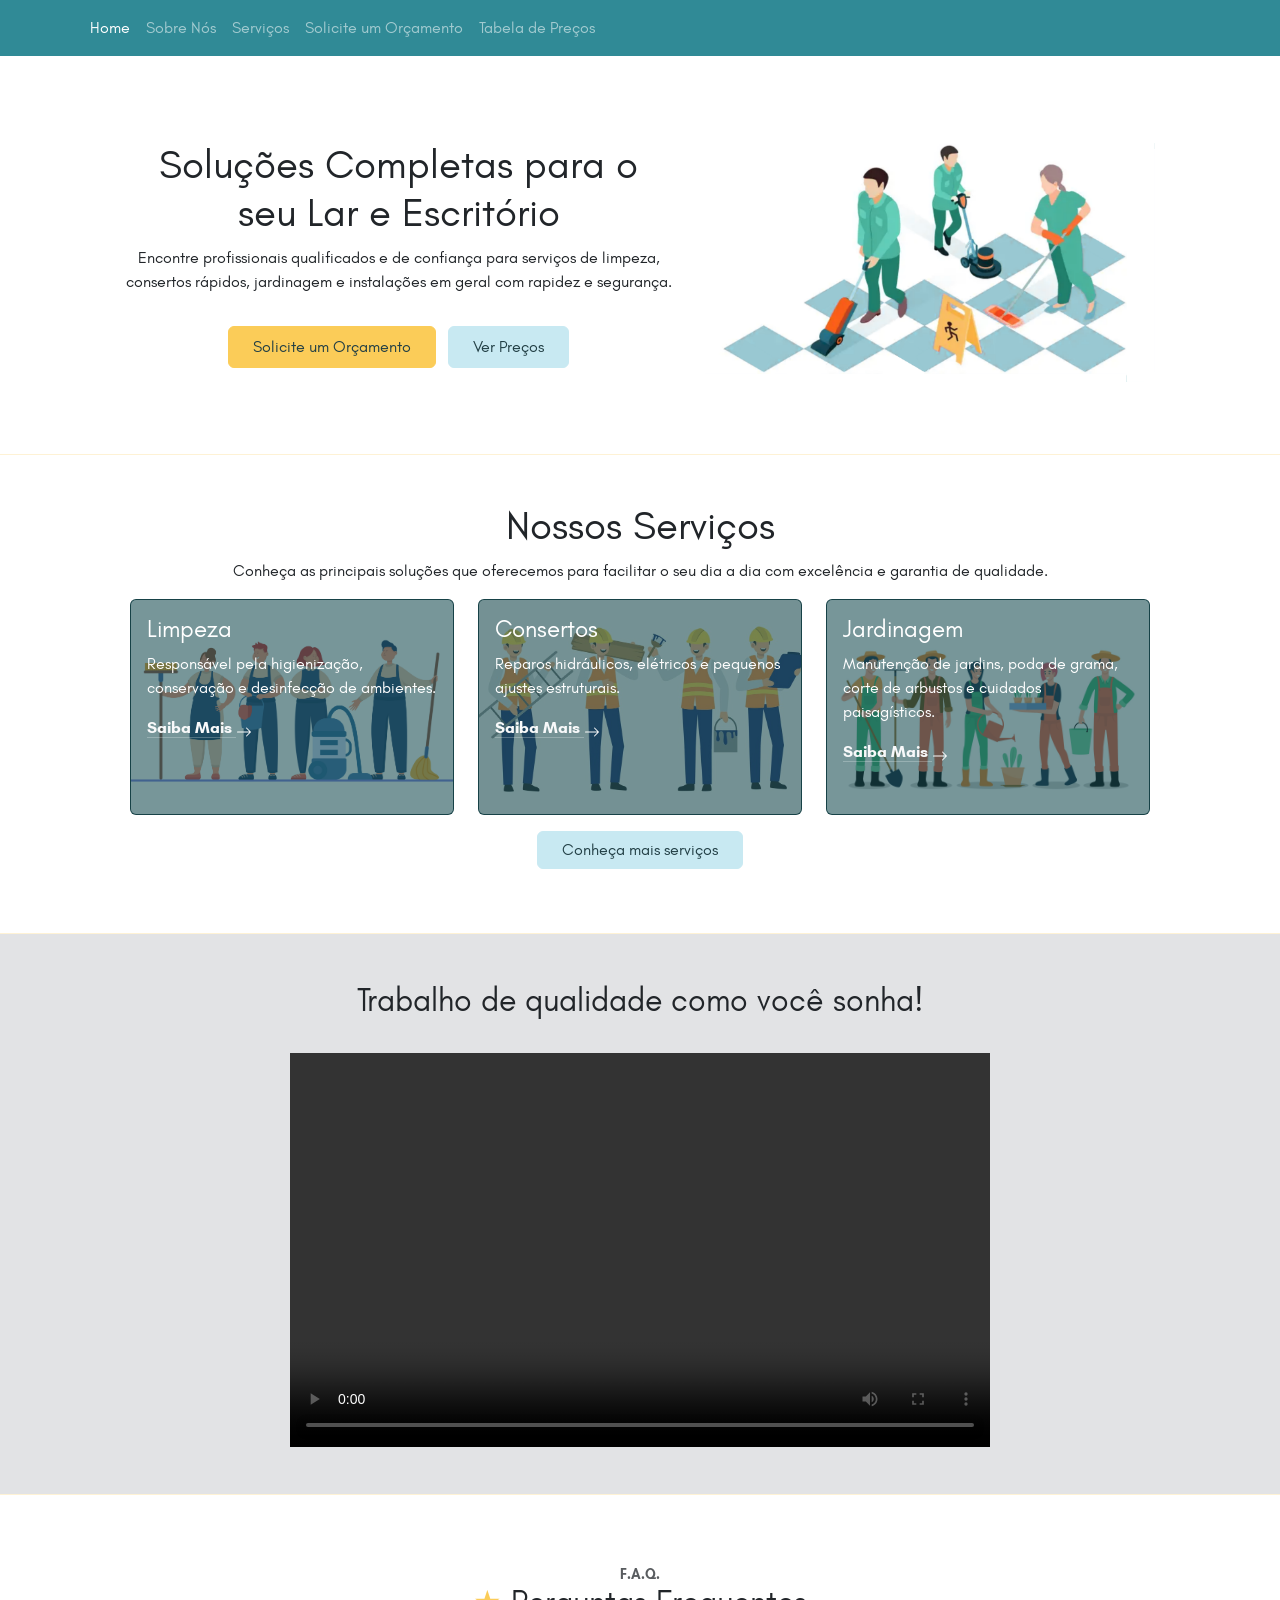
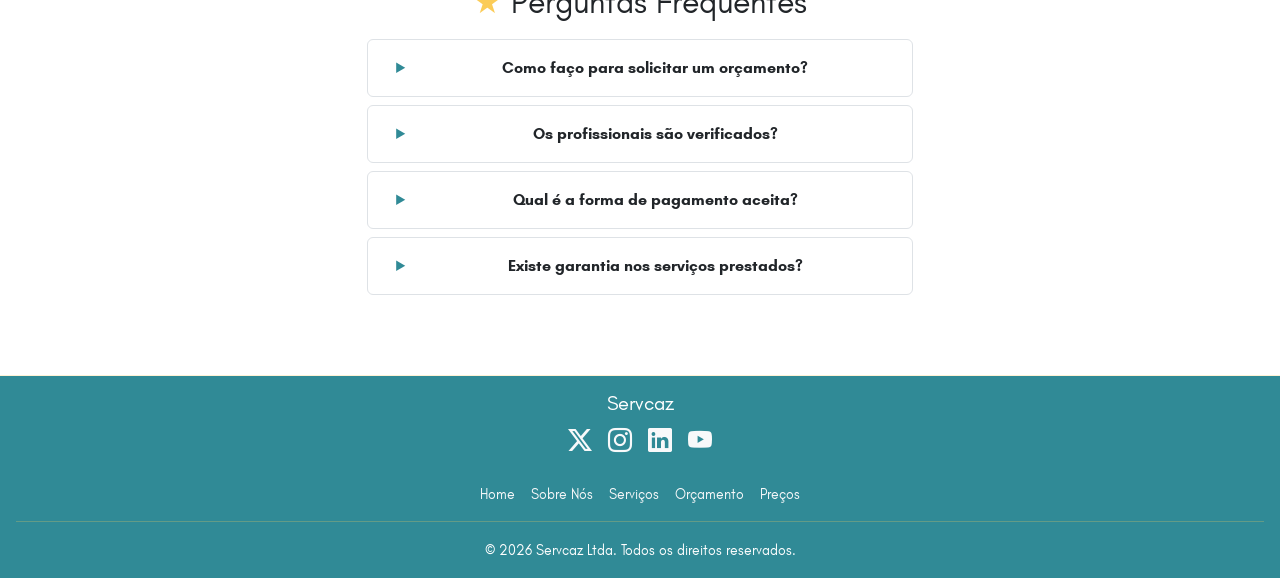
<file: index.html>
<!DOCTYPE html>
<html lang="pt-br">

<head>
    <meta charset="UTF-8">
    <meta name="viewport" content="width=device-width, initial-scale=1.0">
    <title>Homepage | Servcaz</title>
    <link href="lib/bootstrap/bootstrap.min.css" rel="stylesheet">
    <link href="lib/bootstrap-icons/bootstrap-icons.min.css" rel="stylesheet">
    <link href="lib/glacial-indifference/index.css" rel="stylesheet">
    <link href="styles.css" rel="stylesheet">
</head>

<body>
    <!-- Navbar -->
    <header>
        <nav class="navbar navbar-expand-sm navbar-dark bg-primary">
            <div class="container">
                <button type="button" class="navbar-toggler" data-bs-toggle="collapse" data-bs-target="#navbarMenu"
                    aria-controls="navbarMenu" aria-expanded="false" aria-label="Abrir menu">
                    <span class="navbar-toggler-icon"></span>
                </button>
                <div class="collapse navbar-collapse" id="navbarMenu">
                    <ul class="navbar-nav me-auto mb-2 mb-lg-0">
                        <li class="nav-item"><a href="index.html" class="nav-link active">Home</a></li>
                        <li class="nav-item"><a href="sobrenos.html" class="nav-link text-nowrap">Sobre Nós</a></li>
                        <li class="nav-item"><a href="servicos.html" class="nav-link">Serviços</a></li>
                        <li class="nav-item"><a href="orcamento.html" class="nav-link text-nowrap">Solicite um
                                Orçamento</a></li>
                        <li class="nav-item"><a href="precos.html" class="nav-link text-nowrap"
                                aria-current="page">Tabela de Preços</a></li>
                    </ul>
                </div>
            </div>
        </nav>
    </header>

    <main>

        <!-- Seção inicial -->
        <section>
            <div class="container text-center">
                <div class="row py-4 align-items-center justify-content-md-center gap-2">
                    <div class="col-md-6 col-sm-12">
                        <h1 class="mb-2">Soluções Completas para o seu Lar e Escritório</h1>
                        <p class="mb-4">Encontre profissionais qualificados e de confiança para serviços de limpeza,
                            consertos
                            rápidos, jardinagem e instalações em geral com rapidez e segurança.</p>
                        <a href="orcamento.html" class="btn btn-primary btn-home px-4 py-2 me-2 mt-2">Solicite um
                            Orçamento</a>
                        <a href="precos.html" class="btn btn-secondary btn-home px-4 py-2 mt-2">Ver Preços</a>

                    </div>
                    <div class="col-md-5 col-sm-12 py-5 text-center">
                        <img src="imagens/homeimg.png" class="img-fluid rounded-4"
                            alt="profissionais prestando serviços">
                    </div>
                </div>
            </div>
        </section>
        <hr class="m-0">

        <!-- Serviços -->
        <section class="py-5">
            <div class="container">
                <div class="row px-5">
                    <h1 class="text-center">Nossos Serviços</h1>
                    <p class="text-center">Conheça as principais soluções que oferecemos para facilitar o seu dia a dia
                        com excelência e garantia de qualidade.</p>
                </div>
                <div class="row g-4 px-5 justify-content-center">
                    <!-- Card 1 -->
                    <div class="col-md-4 col-sm-6 card-servico">
                        <article class="card text-white h-100">
                            <img src="imagens/ilustracaolimpeza.jpg" class="card-img"
                                alt="ilustração de profissionais de limpeza">
                            <div class="card-img-overlay">
                                <h4 class="card-title">Limpeza</h4>
                                <p class="card-text">Responsável pela higienização, conservação e desinfecção de
                                    ambientes.</p>
                                <p><a href="servicos.html"
                                        class="link-light link-offset-2 link-underline-opacity-25 link-underline-opacity-100-hover"><b>Saiba
                                            Mais</b>
                                        <svg xmlns="http://www.w3.org/2000/svg" width="16" height="16"
                                            fill="currentColor" class="bi bi-arrow-right" viewBox="0 0 16 16">
                                            <path fill-rule="evenodd"
                                                d="M1 8a.5.5 0 0 1 .5-.5h11.793l-3.147-3.146a.5.5 0 0 1 .708-.708l4 4a.5.5 0 0 1 0 .708l-4 4a.5.5 0 0 1-.708-.708L13.293 8.5H1.5A.5.5 0 0 1 1 8" />
                                        </svg>
                                    </a></p>
                            </div>
                        </article>
                    </div>
                    <!-- Card 2 -->
                    <div class="col-md-4 col-sm-6 card-servico">
                        <article class="card text-white h-100">
                            <img src="imagens/ilustracaoconserto.jpg" class="card-img"
                                alt="ilustração de profissionais de reparos">
                            <div class="card-img-overlay">
                                <h4 class="card-title">Consertos</h4>
                                <p class="card-text">Reparos hidráulicos, elétricos e pequenos ajustes estruturais.</p>
                                <p><a href="servicos.html"
                                        class="link-light link-offset-2 link-underline-opacity-25 link-underline-opacity-100-hover"><b>Saiba
                                            Mais</b>
                                        <svg xmlns="http://www.w3.org/2000/svg" width="16" height="16"
                                            fill="currentColor" class="bi bi-arrow-right" viewBox="0 0 16 16">
                                            <path fill-rule="evenodd"
                                                d="M1 8a.5.5 0 0 1 .5-.5h11.793l-3.147-3.146a.5.5 0 0 1 .708-.708l4 4a.5.5 0 0 1 0 .708l-4 4a.5.5 0 0 1-.708-.708L13.293 8.5H1.5A.5.5 0 0 1 1 8" />
                                        </svg>
                                    </a></p>
                            </div>
                        </article>
                    </div>
                    <!-- Card 3 -->
                    <div class="col-md-4 col-sm-6 card-servico">
                        <article class="card text-white h-100">
                            <img src="imagens/ilustracaojardinagem.jpg" class="card-img"
                                alt="ilustração de jardineiros">
                            <div class="card-img-overlay">
                                <h4 class="card-title">Jardinagem</h4>
                                <p class="card-text">Manutenção de jardins, poda de grama, corte de arbustos e cuidados
                                    paisagísticos.</p>
                                <p><a href="servicos.html"
                                        class="link-light link-offset-2 link-underline-opacity-25 link-underline-opacity-100-hover"><b>Saiba
                                            Mais</b>
                                        <svg xmlns="http://www.w3.org/2000/svg" width="16" height="16"
                                            fill="currentColor" class="bi bi-arrow-right" viewBox="0 0 16 16">
                                            <path fill-rule="evenodd"
                                                d="M1 8a.5.5 0 0 1 .5-.5h11.793l-3.147-3.146a.5.5 0 0 1 .708-.708l4 4a.5.5 0 0 1 0 .708l-4 4a.5.5 0 0 1-.708-.708L13.293 8.5H1.5A.5.5 0 0 1 1 8" />
                                        </svg>
                                    </a></p>
                            </div>
                        </article>
                    </div>
                </div>
                <div class="row justify-content-center">
                    <a class="btn btn-secondary w-auto my-3 px-4" href="servicos.html" role="button">Conheça mais serviços</a>
                </div>
            </div>
        </section>
        <hr class="m-0">

        <!-- Vídeo -->
        <section>
            <div class="container-fluid py-5 bg-secondary-subtle">
                <div class="row text-center">
                    <h2 class="text-center pb-4">Trabalho de qualidade como você sonha!</h2>
                    <div class="video-home ratio ratio-16x9 mx-auto p-0">
                        <video controls>
                            <source src="imagens/antesedepoisservicos.mp4" type="video/mp4">
                            Seu navegador não suporta o elemento &lt;video&gt;.
                        </video>
                    </div>
                </div>
            </div>
        </section>
        <hr class="m-0">

        <!-- F.A.Q -->
        <section class="py-5">
            <div class="container faq my-4">
                <div class="row justify-content-center">
                    <div class="col-md-6 col-sm-12">
                        <h6 class="m-0 text-muted text-center small fw-bold">F.A.Q.</h6>
                        <h2 class="text-center mb-3">Perguntas Frequentes</h2>
                        <details class="my-2 p-3 border rounded">
                            <summary class="fw-bold text-center">Como faço para solicitar um orçamento?</summary>
                            <p class="mt-2 mb-0">Você pode preencher o formulário na nossa página de orçamento
                                informando os detalhes do serviço desejado.</p>
                        </details>
                        <details class="my-2 p-3 border rounded">
                            <summary class="fw-bold text-center">Os profissionais são verificados?</summary>
                            <p class="mt-2 mb-0">Sim, todos os prestadores passam por um rigoroso processo de checagem
                                de antecedentes e qualificações.</p>
                        </details>
                        <details class="my-2 p-3 border rounded">
                            <summary class="fw-bold text-center">Qual é a forma de pagamento aceita?</summary>
                            <p class="mt-2 mb-0">Aceitamos pagamentos via PIX, cartões de crédito e transferência
                                bancária diretamente pela plataforma.</p>
                        </details>
                        <details class="my-2 p-3 border rounded">
                            <summary class="fw-bold text-center">Existe garantia nos serviços prestados?</summary>
                            <p class="mt-2 mb-0">Sim, todos os serviços possuem garantia de até 30 dias contra defeitos
                                na execução do trabalho.</p>
                        </details>
                    </div>
                </div>
            </div>
        </section>
        <hr class="m-0">
    </main>

    <!-- Rodapé -->
    <footer class="bg-primary text-white p-3 text-center">
        <div class="container text-center">
            <h5>Servcaz</h5>
            <div class="d-flex justify-content-center gap-3 mb-4 fs-4">
                <a class="link-light" href="#" aria-label="X (Twitter)"><i class="bi bi-twitter-x"
                        aria-hidden="true"></i></a>
                <a class="link-light" href="#" aria-label="Instagram"><i class="bi bi-instagram"
                        aria-hidden="true"></i></a>
                <a class="link-light" href="#" aria-label="LinkedIn"><i class="bi bi-linkedin"
                        aria-hidden="true"></i></a>
                <a class="link-light" href="#" aria-label="YouTube"><i class="bi bi-youtube" aria-hidden="true"></i></a>
            </div>
            <ul class="nav small mb-3 justify-content-center gap-3">
                <li class="nav-item"><a class="link-light text-decoration-none" href="index.html">Home</a></li>
                <li class="nav-item"><a class="link-light text-decoration-none" href="sobrenos.html">Sobre Nós</a></li>
                <li class="nav-item"><a class="link-light text-decoration-none" href="servicos.html">Serviços</a></li>
                <li class="nav-item"><a class="link-light text-decoration-none" href="orcamento.html">Orçamento</a></li>
                <li class="nav-item"><a class="link-light text-decoration-none" href="precos.html">Preços</a></li>
            </ul>
        </div>
        <hr>
        <span class="text-body-light small">&copy; 2026 Servcaz Ltda. Todos os direitos reservados.</span>
    </footer>

    <!-- Script JS Bootstrap -->
    <script src="lib/bootstrap/bootstrap.bundle.min.js"></script>
</body>

</html>
</file>
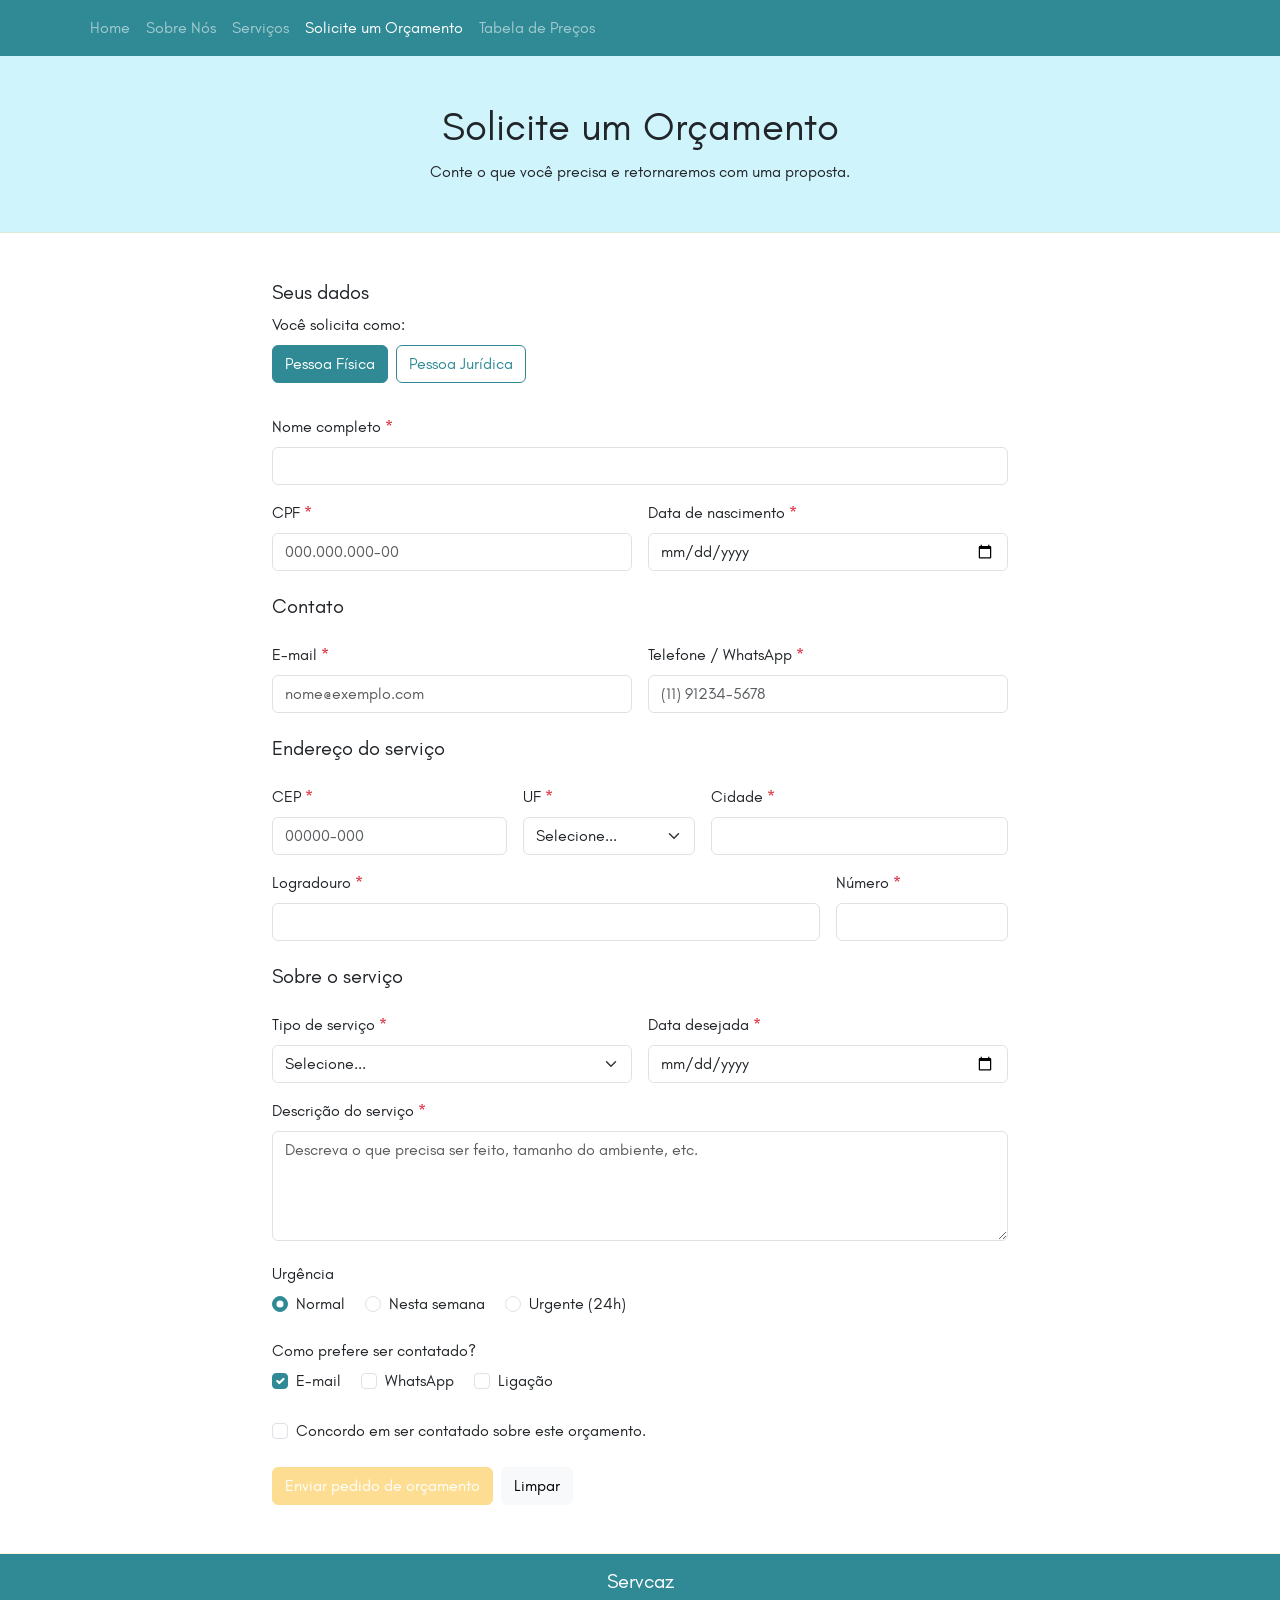
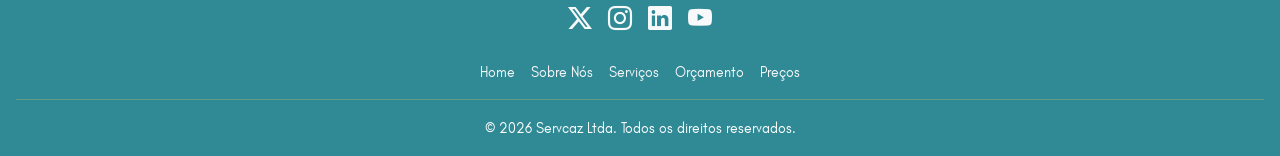
<file: orcamento.html>
<!DOCTYPE html>
<html lang="pt-br">

<head>
    <meta charset="UTF-8">
    <meta name="viewport" content="width=device-width, initial-scale=1.0">
    <title>Solicite um Orçamento | Servcaz</title>
    <link href="lib/bootstrap/bootstrap.min.css" rel="stylesheet">
    <link href="lib/bootstrap-icons/bootstrap-icons.min.css" rel="stylesheet">
    <link href="lib/glacial-indifference/index.css" rel="stylesheet">
    <link href="styles.css" rel="stylesheet">
</head>

<body>
    <!-- Navbar -->
    <header>
        <nav class="navbar navbar-expand-sm navbar-dark bg-primary">
            <div class="container">
                <button type="button" class="navbar-toggler" data-bs-toggle="collapse" data-bs-target="#navbarMenu">
                    <span class="navbar-toggler-icon"></span>
                </button>
                <div class="collapse navbar-collapse" id="navbarMenu">
                    <ul class="navbar-nav me-auto mb-2 mb-lg-0">
                        <li class="nav-item"><a href="index.html" class="nav-link">Home</a></li>
                        <li class="nav-item"><a href="sobrenos.html" class="nav-link text-nowrap">Sobre Nós</a></li>
                        <li class="nav-item"><a href="servicos.html" class="nav-link">Serviços</a></li>
                        <li class="nav-item"><a href="orcamento.html" class="nav-link text-nowrap active"
                                aria-current="page">Solicite um Orçamento</a></li>
                        <li class="nav-item"><a href="precos.html" class="nav-link text-nowrap">Tabela de Preços</a>
                        </li>
                    </ul>
                </div>
            </div>
        </nav>
    </header>

    <main>
        <!-- Título -->
        <section class="bg-info-subtle">
            <header class="container py-5 text-center">
                <h1>Solicite um Orçamento</h1>
                <p class="mb-0">Conte o que você precisa e retornaremos com uma proposta.</p>
            </header>
            <hr class="m-0">
        </section>

        <!-- Formulário -->
        <section class="py-5">
            <div class="container">
                <div class="row justify-content-center">
                    <article class="col-lg-8 col-md-10 col-sm-12">
                        <form id="formOrcamento">

                            <!-- Tipo de cliente + dados específicos de PF ou PJ -->
                            <fieldset class="mb-4">
                                <legend class="h5">Seus dados</legend>

                                <p class="mb-2">Você solicita como:</p>
                                <input type="radio" class="btn-check" name="tipoPessoa" id="opcPF" value="PF"
                                    autocomplete="off" checked>
                                <label class="btn btn-outline-primary me-1" for="opcPF">Pessoa Física</label>

                                <input type="radio" class="btn-check" name="tipoPessoa" id="opcPJ" value="PJ"
                                    autocomplete="off">
                                <label class="btn btn-outline-primary" for="opcPJ">Pessoa Jurídica</label>

                                <!-- PESSOA FÍSICA -->
                                <div id="camposPF" class="row g-3 mt-3">
                                    <div class="col-12">
                                        <label for="nome" class="form-label">Nome completo</label>
                                        <input type="text" class="form-control" id="nome" name="nome" minlength="3"
                                            autocomplete="name" required>
                                    </div>
                                    <div class="col-md-6">
                                        <label for="cpf" class="form-label">CPF</label>
                                        <input type="text" class="form-control" id="cpf" name="cpf"
                                            placeholder="000.000.000-00" inputmode="numeric"
                                            pattern="\d{3}\.?\d{3}\.?\d{3}-?\d{2}"
                                            title="Informe um CPF válido, ex.: 000.000.000-00" required>
                                    </div>
                                    <div class="col-md-6">
                                        <label for="dataNascimento" class="form-label">Data de nascimento</label>
                                        <input type="date" class="form-control" id="dataNascimento"
                                            name="dataNascimento" max="2008-10-17" required>
                                    </div>
                                </div>

                                <!-- PESSOA JURÍDICA -->
                                <div id="camposPJ" class="row g-3 mt-3" hidden>
                                    <div class="col-12">
                                        <label for="razaoSocial" class="form-label">Razão social</label>
                                        <input type="text" class="form-control" id="razaoSocial" name="razaoSocial"
                                            minlength="3" autocomplete="organization">
                                    </div>
                                    <div class="col-md-6">
                                        <label for="nomeFantasia" class="form-label">Nome fantasia
                                            (opcional)</label>
                                        <input type="text" class="form-control" id="nomeFantasia" name="nomeFantasia">
                                    </div>
                                    <div class="col-md-6">
                                        <label for="cnpj" class="form-label">CNPJ</label>
                                        <input type="text" class="form-control" id="cnpj" name="cnpj"
                                            placeholder="00.000.000/0000-00" inputmode="numeric"
                                            pattern="\d{2}\.?\d{3}\.?\d{3}/?\d{4}-?\d{2}"
                                            title="Informe um CNPJ válido, ex.: 00.000.000/0000-00">
                                    </div>
                                    <div class="col-12">
                                        <label for="responsavel" class="form-label">Nome do responsável</label>
                                        <input type="text" class="form-control" id="responsavel" name="responsavel"
                                            minlength="3">
                                    </div>
                                </div>
                            </fieldset>

                            <!-- Contato (comum a PF e PJ) -->
                            <fieldset class="mb-4">
                                <legend class="h5">Contato</legend>
                                <div class="row g-3">
                                    <div class="col-md-6">
                                        <label for="email" class="form-label">E-mail</label>
                                        <input type="email" class="form-control" id="email" name="email"
                                            placeholder="nome@exemplo.com" autocomplete="email" required>
                                    </div>
                                    <div class="col-md-6">
                                        <label for="telefone" class="form-label">Telefone / WhatsApp</label>
                                        <input type="tel" class="form-control" id="telefone" name="telefone"
                                            placeholder="(11) 91234-5678" pattern="\(?\d{2}\)?\s?9?\d{4}-?\d{4}"
                                            title="Informe um telefone com DDD, ex.: (11) 91234-5678" autocomplete="tel"
                                            required>
                                    </div>
                                </div>
                            </fieldset>

                            <!-- Endereço do serviço -->
                            <fieldset class="mb-4">
                                <legend class="h5">Endereço do serviço</legend>
                                <div class="row g-3">
                                    <div class="col-md-4">
                                        <label for="cep" class="form-label">CEP</label>
                                        <input type="text" class="form-control" id="cep" name="cep"
                                            placeholder="00000-000" pattern="\d{5}-?\d{3}" inputmode="numeric"
                                            title="Informe um CEP válido, ex.: 00000-000" autocomplete="postal-code"
                                            required>
                                    </div>
                                    <div class="col-md-3">
                                        <label for="uf" class="form-label">UF</label>
                                        <select class="form-select" id="uf" name="uf" autocomplete="address-level1"
                                            required>
                                            <option value="" selected disabled>Selecione...</option>
                                            <option value="AC">AC</option>
                                            <option value="AL">AL</option>
                                            <option value="AP">AP</option>
                                            <option value="AM">AM</option>
                                            <option value="BA">BA</option>
                                            <option value="CE">CE</option>
                                            <option value="DF">DF</option>
                                            <option value="ES">ES</option>
                                            <option value="GO">GO</option>
                                            <option value="MA">MA</option>
                                            <option value="MT">MT</option>
                                            <option value="MS">MS</option>
                                            <option value="MG">MG</option>
                                            <option value="PA">PA</option>
                                            <option value="PB">PB</option>
                                            <option value="PR">PR</option>
                                            <option value="PE">PE</option>
                                            <option value="PI">PI</option>
                                            <option value="RJ">RJ</option>
                                            <option value="RN">RN</option>
                                            <option value="RS">RS</option>
                                            <option value="RO">RO</option>
                                            <option value="RR">RR</option>
                                            <option value="SC">SC</option>
                                            <option value="SP">SP</option>
                                            <option value="SE">SE</option>
                                            <option value="TO">TO</option>
                                        </select>
                                    </div>
                                    <div class="col-md-5">
                                        <label for="cidade" class="form-label">Cidade</label>
                                        <input type="text" class="form-control" id="cidade" name="cidade"
                                            autocomplete="address-level2" required>
                                    </div>
                                    <div class="col-md-9">
                                        <label for="logradouro" class="form-label">Logradouro</label>
                                        <input type="text" class="form-control" id="logradouro" name="logradouro"
                                            autocomplete="address-line1" required>
                                    </div>
                                    <div class="col-md-3">
                                        <label for="numero" class="form-label">Número</label>
                                        <input type="text" class="form-control" id="numero" name="numero" required>
                                    </div>
                                </div>
                            </fieldset>

                            <!-- Sobre o serviço -->
                            <fieldset class="mb-4">
                                <legend class="h5">Sobre o serviço</legend>
                                <div class="row g-3">
                                    <div class="col-md-6">
                                        <label for="servico" class="form-label">Tipo de serviço</label>
                                        <select class="form-select" id="servico" name="servico" required>
                                            <option value="" selected disabled>Selecione...</option>
                                            <option>Limpeza</option>
                                            <option>Consertos</option>
                                            <option>Jardinagem</option>
                                            <option>Instalação</option>
                                            <option>Outro</option>
                                        </select>
                                    </div>
                                    <div class="col-md-6">
                                        <label for="data" class="form-label">Data desejada</label>
                                        <input type="date" class="form-control" id="data" name="data" min="2026-10-17"
                                            required>
                                    </div>
                                    <div class="col-12">
                                        <label for="descricao" class="form-label">Descrição do serviço</label>
                                        <textarea class="form-control" id="descricao" name="descricao" rows="4"
                                            minlength="10" maxlength="500"
                                            placeholder="Descreva o que precisa ser feito, tamanho do ambiente, etc."
                                            required></textarea>
                                    </div>
                                </div>
                            </fieldset>

                            <fieldset class="mb-4">
                                <legend class="h6">Urgência</legend>
                                <div class="form-check form-check-inline">
                                    <input class="form-check-input" type="radio" name="urgencia" id="urgNormal"
                                        value="Normal" checked required>
                                    <label class="form-check-label" for="urgNormal">Normal</label>
                                </div>
                                <div class="form-check form-check-inline">
                                    <input class="form-check-input" type="radio" name="urgencia" id="urgRapida"
                                        value="Nesta semana">
                                    <label class="form-check-label" for="urgRapida">Nesta semana</label>
                                </div>
                                <div class="form-check form-check-inline">
                                    <input class="form-check-input" type="radio" name="urgencia" id="urgUrgente"
                                        value="Urgente (24h)">
                                    <label class="form-check-label" for="urgUrgente">Urgente (24h)</label>
                                </div>
                            </fieldset>

                            <fieldset class="mb-4">
                                <legend class="h6">Como prefere ser contatado?</legend>
                                <div class="form-check form-check-inline">
                                    <input class="form-check-input" type="checkbox" name="contato" id="contatoEmail"
                                        value="E-mail" checked>
                                    <label class="form-check-label" for="contatoEmail">E-mail</label>
                                </div>
                                <div class="form-check form-check-inline">
                                    <input class="form-check-input" type="checkbox" name="contato" id="contatoWhats"
                                        value="WhatsApp">
                                    <label class="form-check-label" for="contatoWhats">WhatsApp</label>
                                </div>
                                <div class="form-check form-check-inline">
                                    <input class="form-check-input" type="checkbox" name="contato" id="contatoLigacao"
                                        value="Ligação">
                                    <label class="form-check-label" for="contatoLigacao">Ligação</label>
                                </div>
                            </fieldset>

                            <div class="form-check mb-4">
                                <input class="form-check-input" type="checkbox" id="termos" name="termos" required>
                                <label class="form-check-label" for="termos">
                                    Concordo em ser contatado sobre este orçamento.
                                </label>
                            </div>

                            <div class="d-flex flex-wrap gap-2">
                                <button type="submit" class="btn btn-primary">Enviar pedido de orçamento</button>
                                <button type="reset" class="btn btn-light">Limpar</button>
                            </div>
                        </form>
                    </article>
                </div>
            </div>
        </section>
        <hr class="m-0">
    </main>

    <!-- Rodapé -->
    <footer class="bg-primary text-white p-3 text-center">
        <div class="container text-center">
            <h5>Servcaz</h5>
            <div class="d-flex justify-content-center gap-3 mb-4 fs-4">
                <a class="link-light" href="#" aria-label="X (Twitter)"><i class="bi bi-twitter-x"
                        aria-hidden="true"></i></a>
                <a class="link-light" href="#" aria-label="Instagram"><i class="bi bi-instagram"
                        aria-hidden="true"></i></a>
                <a class="link-light" href="#" aria-label="LinkedIn"><i class="bi bi-linkedin"
                        aria-hidden="true"></i></a>
                <a class="link-light" href="#" aria-label="YouTube"><i class="bi bi-youtube" aria-hidden="true"></i></a>
            </div>
            <ul class="nav small mb-3 justify-content-center gap-3">
                <li class="nav-item"><a class="link-light text-decoration-none" href="index.html">Home</a></li>
                <li class="nav-item"><a class="link-light text-decoration-none" href="sobrenos.html">Sobre Nós</a></li>
                <li class="nav-item"><a class="link-light text-decoration-none" href="servicos.html">Serviços</a></li>
                <li class="nav-item"><a class="link-light text-decoration-none" href="orcamento.html">Orçamento</a></li>
                <li class="nav-item"><a class="link-light text-decoration-none" href="precos.html">Preços</a></li>
            </ul>
        </div>
        <hr>
        <span class="text-body-light small">&copy; 2026 Servcaz Ltda. Todos os direitos reservados.</span>
    </footer>

    <!-- Script JS do Bootstrap -->
    <script src="lib/bootstrap/bootstrap.bundle.min.js"></script>

    <!-- Scripts do projeto (alternância PF/PJ do formulário) -->
    <script src="scripts.js"></script>
</body>

</html>
</file>
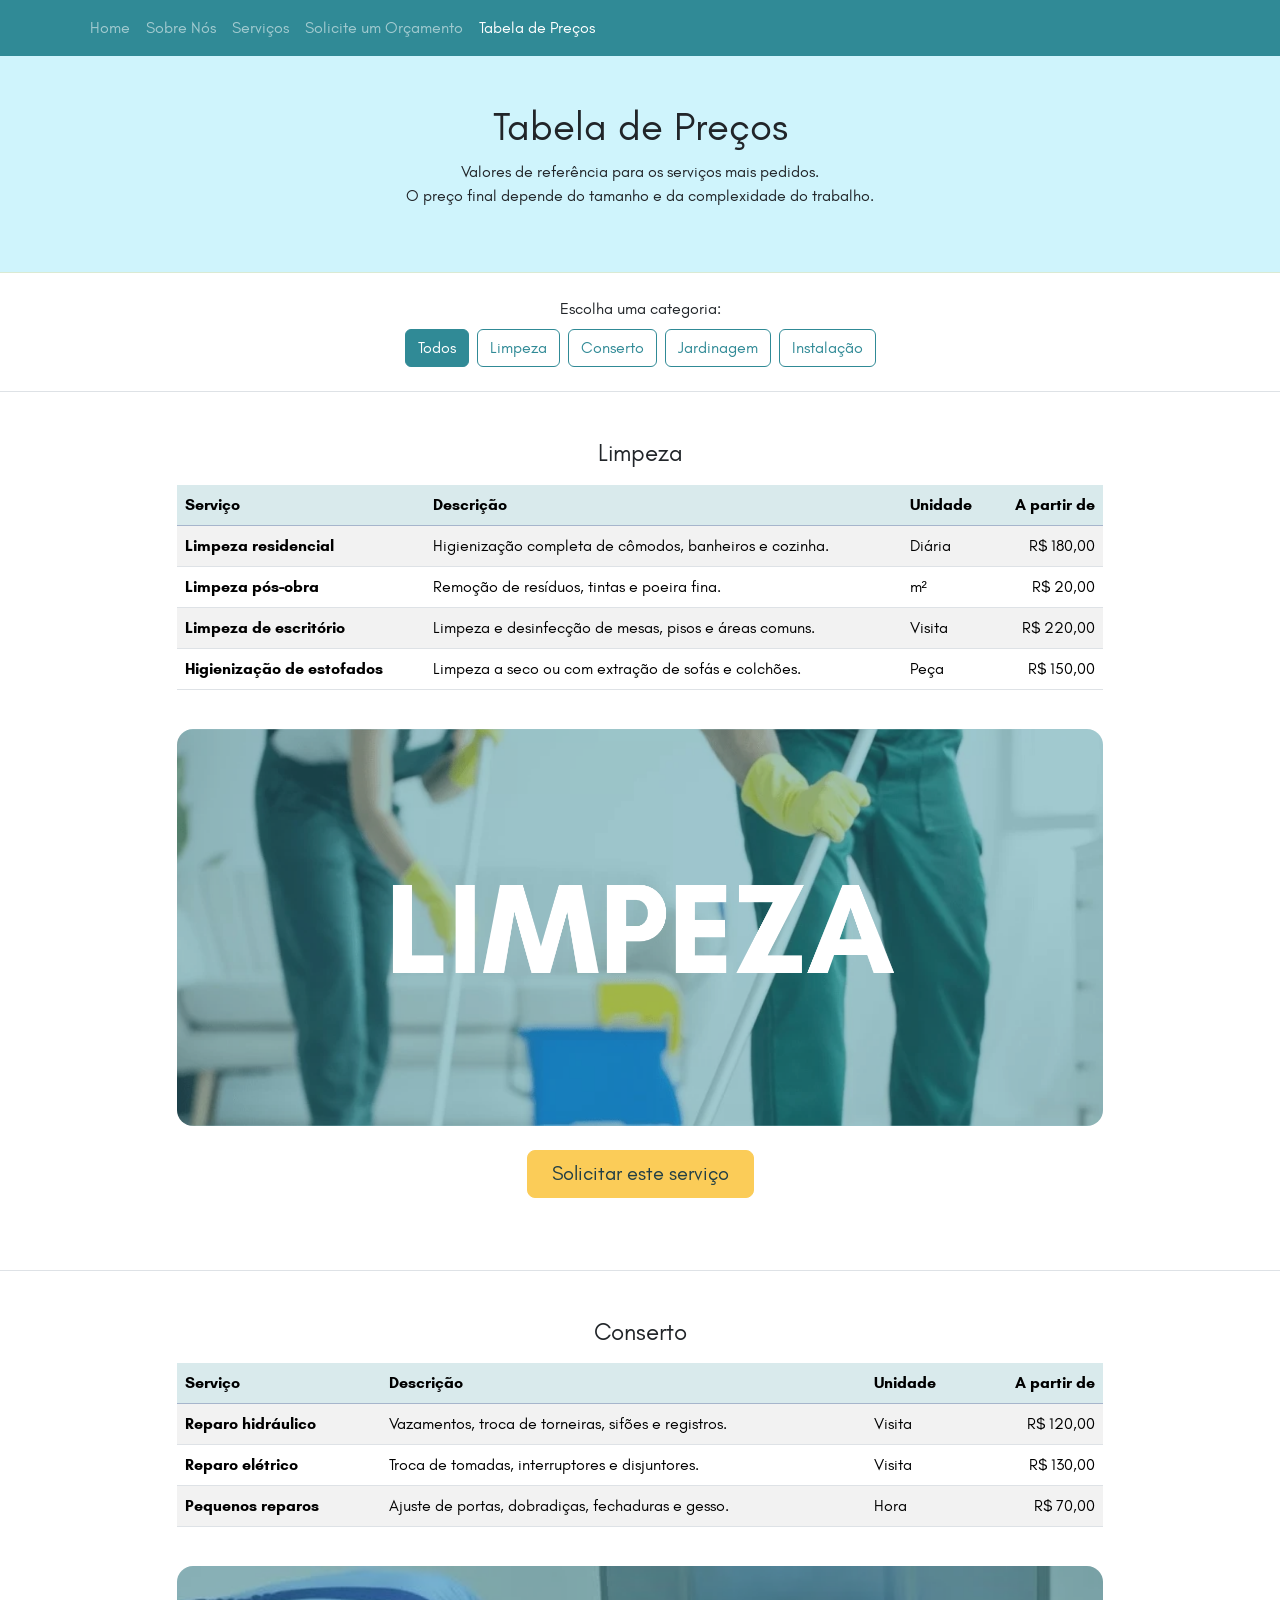
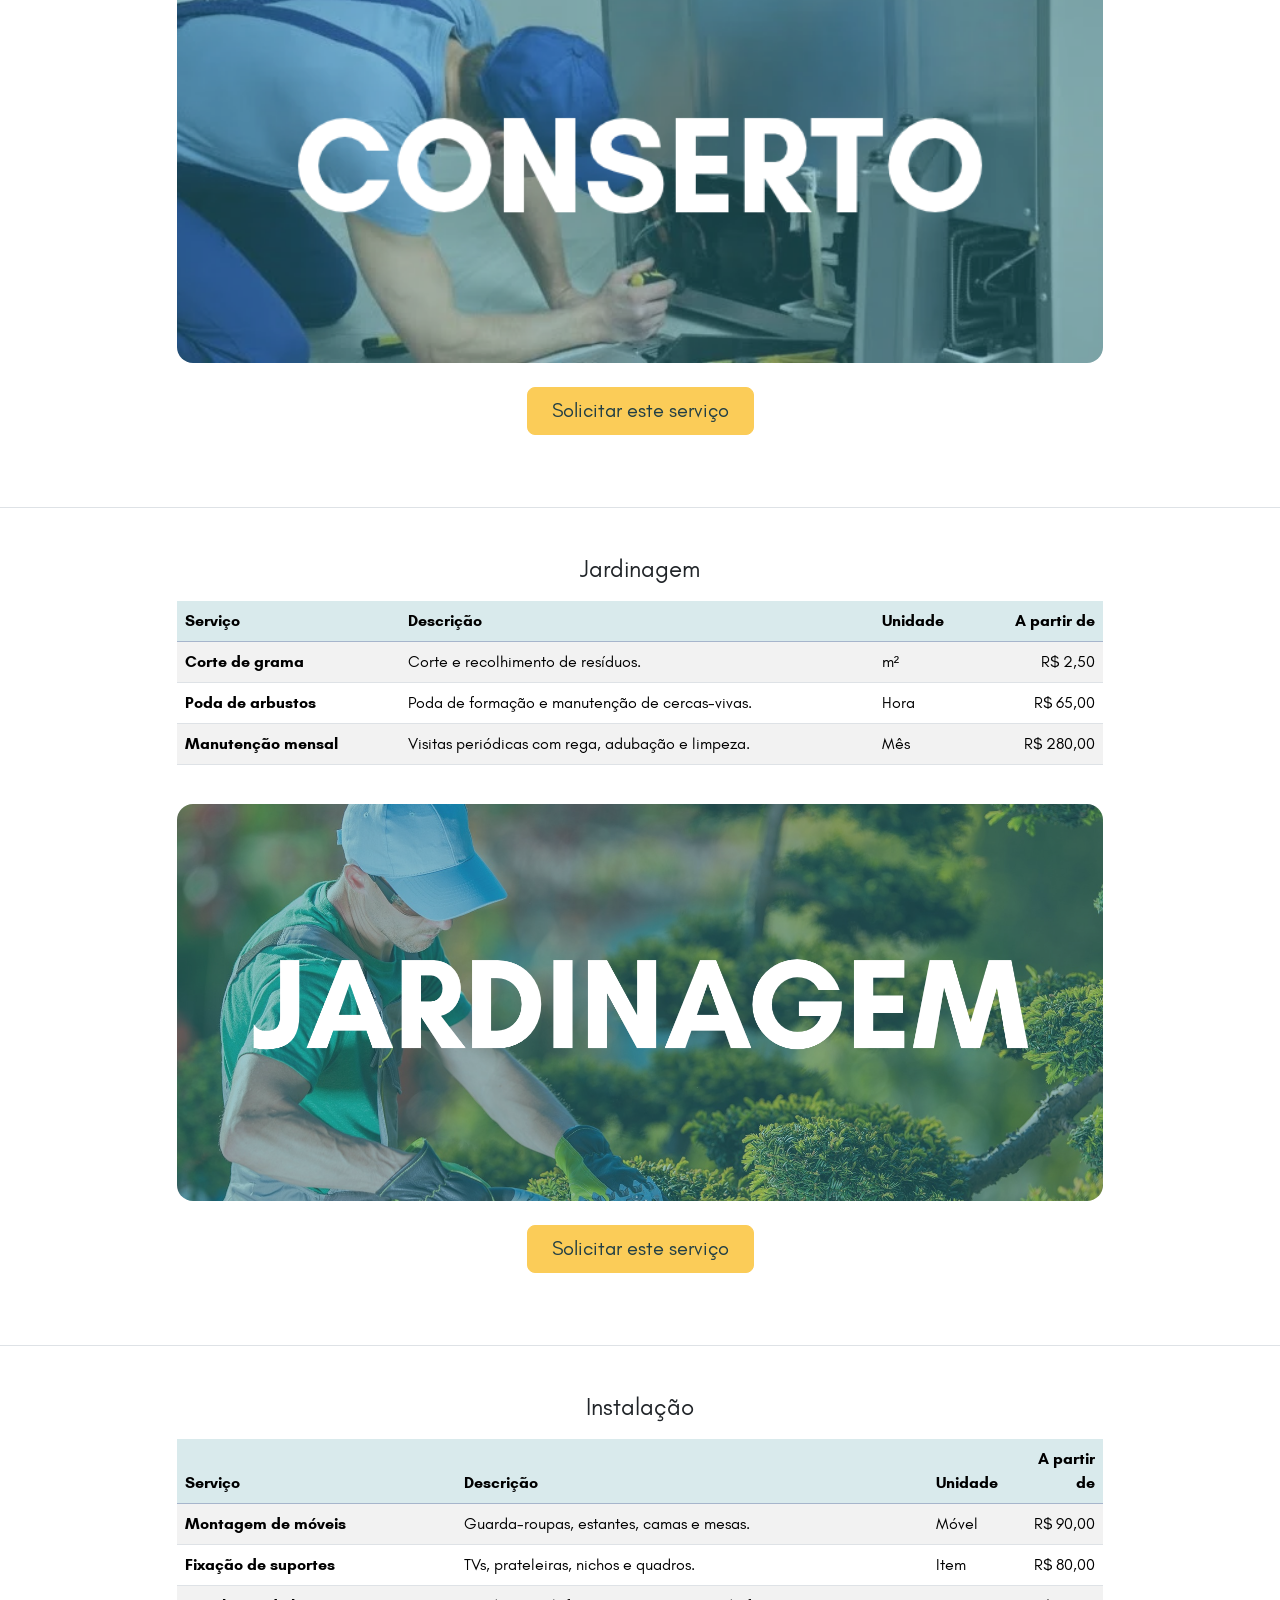
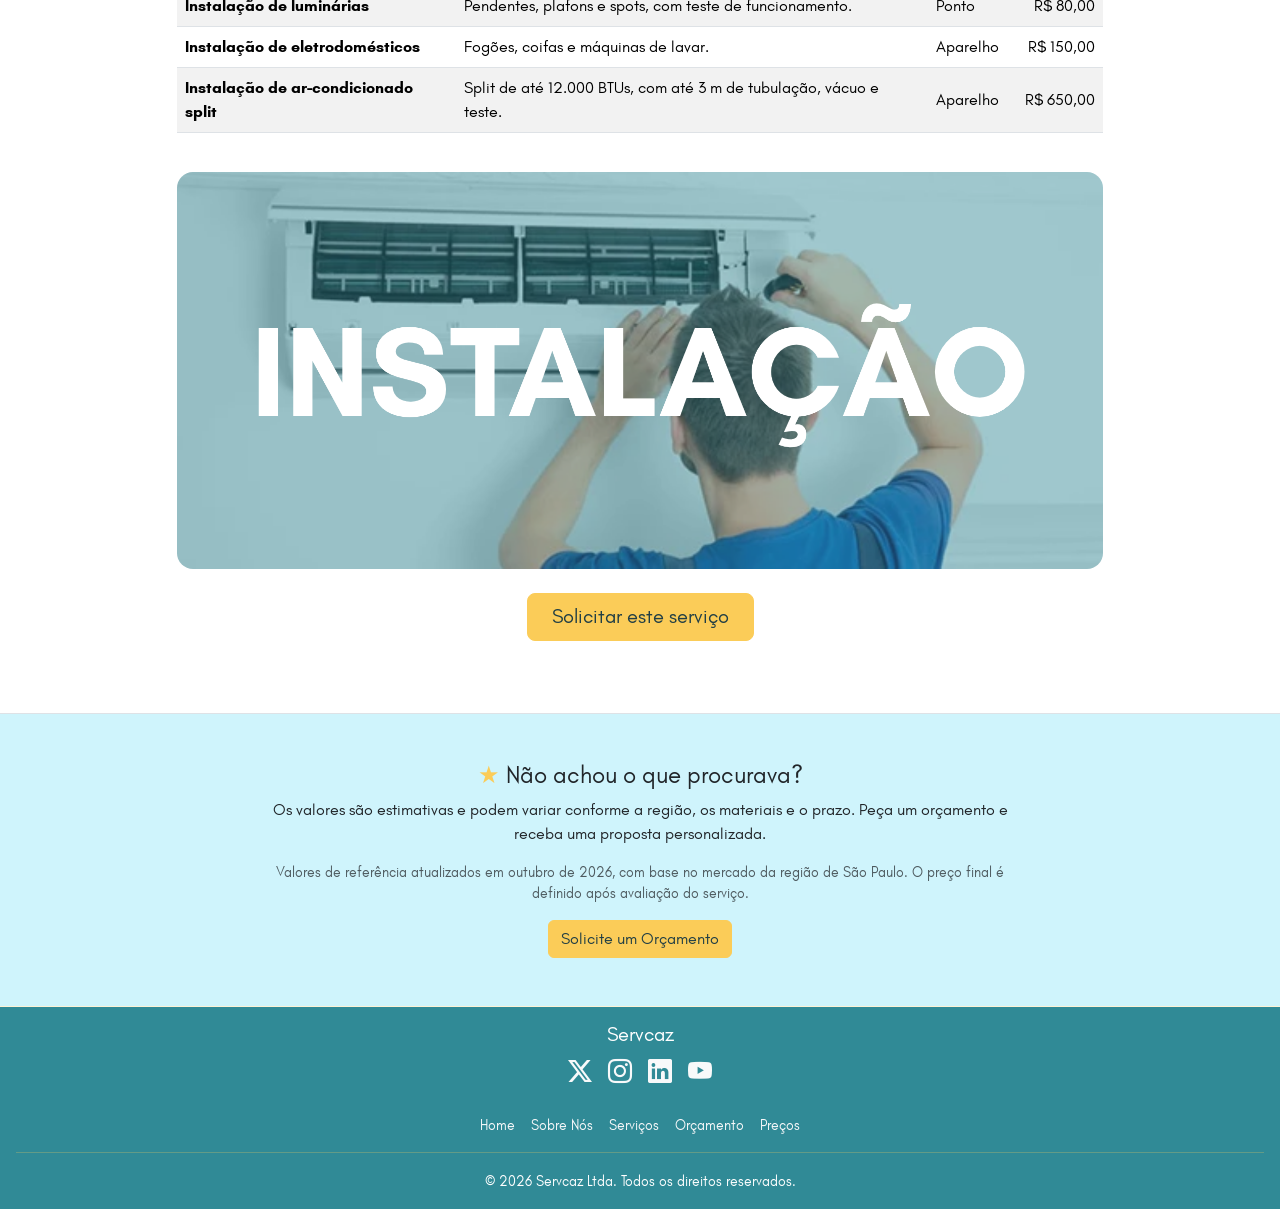
<file: precos.html>
<!DOCTYPE html>
<html lang="pt-br">

<head>
    <meta charset="UTF-8">
    <meta name="viewport" content="width=device-width, initial-scale=1.0">
    <title>Tabela de Preços | Servcaz</title>
    <link href="lib/bootstrap/bootstrap.min.css" rel="stylesheet">
    <link href="lib/bootstrap-icons/bootstrap-icons.min.css" rel="stylesheet">
    <link href="lib/glacial-indifference/index.css" rel="stylesheet">
    <link href="styles.css" rel="stylesheet">
</head>

<body>
    <!-- Navbar -->
    <header>
        <nav class="navbar navbar-expand-sm navbar-dark bg-primary">
            <div class="container">
                <button type="button" class="navbar-toggler" data-bs-toggle="collapse" data-bs-target="#navbarMenu"
                    aria-controls="navbarMenu" aria-expanded="false" aria-label="Abrir menu">
                    <span class="navbar-toggler-icon"></span>
                </button>
                <div class="collapse navbar-collapse" id="navbarMenu">
                    <ul class="navbar-nav me-auto mb-2 mb-lg-0">
                        <li class="nav-item"><a href="index.html" class="nav-link">Home</a></li>
                        <li class="nav-item"><a href="sobrenos.html" class="nav-link text-nowrap">Sobre Nós</a></li>
                        <li class="nav-item"><a href="servicos.html" class="nav-link">Serviços</a></li>
                        <li class="nav-item"><a href="orcamento.html" class="nav-link text-nowrap">Solicite um
                                Orçamento</a></li>
                        <li class="nav-item"><a href="precos.html" class="nav-link text-nowrap active"
                                aria-current="page">Tabela de Preços</a></li>
                    </ul>
                </div>
            </div>
        </nav>
    </header>

    <main>
        <!-- Rádios do filtro -->
        <input type="radio" class="btn-check" name="categoria" id="filtroTodos" autocomplete="off" checked>
        <input type="radio" class="btn-check" name="categoria" id="filtroLimpeza" autocomplete="off">
        <input type="radio" class="btn-check" name="categoria" id="filtroConsertos" autocomplete="off">
        <input type="radio" class="btn-check" name="categoria" id="filtroJardinagem" autocomplete="off">
        <input type="radio" class="btn-check" name="categoria" id="filtroInstalacao" autocomplete="off">

        <!-- Título -->
        <section class="bg-info-subtle">
            <div class="container py-5 text-center">
                <h1>Tabela de Preços</h1>
                <p class="mb-0">Valores de referência para os serviços mais pedidos.</p>
                <p> O preço final depende do tamanho e da complexidade do trabalho.</p>
            </div>
            <hr class="m-0">
        </section>

        <!-- Filtro por categoria -->
        <section class="py-4 border-bottom">
            <div class="container text-center">
                <p class="mb-2">Escolha uma categoria:</p>
                <div class="filtro d-flex flex-wrap justify-content-center gap-2">
                    <label class="btn btn-outline-primary" for="filtroTodos">Todos</label>
                    <label class="btn btn-outline-primary" for="filtroLimpeza">Limpeza</label>
                    <label class="btn btn-outline-primary" for="filtroConsertos">Conserto</label>
                    <label class="btn btn-outline-primary" for="filtroJardinagem">Jardinagem</label>
                    <label class="btn btn-outline-primary" for="filtroInstalacao">Instalação</label>
                </div>
            </div>
        </section>

        <!-- Limpeza -->
        <section id="limpeza" class="categoria py-5 border-bottom">
            <div class="container">
                <div class="row justify-content-center">
                    <div class="col-lg-10">
                        <h2 class="text-center h4 mb-3">Limpeza</h2>
                        <div class="table-responsive">
                            <table class="table table-striped table-hover align-middle">
                                <caption class="visually-hidden">Preços dos serviços de limpeza</caption>
                                <thead class="table-primary">
                                    <tr>
                                        <th scope="col">Serviço</th>
                                        <th scope="col">Descrição</th>
                                        <th scope="col">Unidade</th>
                                        <th scope="col" class="text-end">A partir de</th>
                                    </tr>
                                </thead>
                                <tbody>
                                    <tr>
                                        <td colspan="4" class="text-center text-body-secondary">Carregando preços...
                                        </td>
                                    </tr>
                                </tbody>
                            </table>

                        </div>


                        <!-- Imagem Limpeza -->
                        <figure class="mt-4 mb-0">
                            <div class="ratio ratio-21x9 rounded-4 overflow-hidden">
                                <img src="imagens/limpeza.png" class="object-fit-cover" alt="Imagem de Limpeza">
                            </div>
                        </figure>

                        <!-- Botão -->
                        <div class="text-center my-4">
                            <a href="orcamento.html" class="btn btn-primary btn-lg px-4">Solicitar este serviço</a>
                        </div>

                    </div>
                </div>
            </div>
        </section>

        <!-- Consertos -->
        <section id="consertos" class="categoria py-5 border-bottom">
            <div class="container">
                <div class="row justify-content-center">
                    <div class="col-lg-10">
                        <h2 class="text-center h4 mb-3">Conserto</h2>
                        <div class="table-responsive">
                            <table class="table table-striped table-hover align-middle">
                                <caption class="visually-hidden">Preços dos serviços de consertos</caption>
                                <thead class="table-primary">
                                    <tr>
                                        <th scope="col">Serviço</th>
                                        <th scope="col">Descrição</th>
                                        <th scope="col">Unidade</th>
                                        <th scope="col" class="text-end">A partir de</th>
                                    </tr>
                                </thead>
                                <tbody>
                                    <tr>
                                        <td colspan="4" class="text-center text-body-secondary">Carregando preços...
                                        </td>
                                    </tr>
                                </tbody>
                            </table>
                        </div>


                        <!-- Imagem Conserto -->
                        <figure class="mt-4 mb-0">
                            <div class="ratio ratio-21x9 rounded-4 overflow-hidden">
                                <img src="imagens/conserto.png" class="object-fit-cover" alt="Imagem de Conserto">
                            </div>
                        </figure>

                        <!-- Botão -->
                        <div class="text-center my-4">
                            <a href="orcamento.html" class="btn btn-primary btn-lg px-4">Solicitar este serviço</a>
                        </div>
                    </div>
                </div>
            </div>
        </section>

        <!-- Jardinagem -->
        <section id="jardinagem" class="categoria py-5 border-bottom">
            <div class="container">
                <div class="row justify-content-center">
                    <div class="col-lg-10">
                        <h2 class="text-center h4 mb-3">Jardinagem</h2>
                        <div class="table-responsive">
                            <table class="table table-striped table-hover align-middle">
                                <caption class="visually-hidden">Preços dos serviços de jardinagem</caption>
                                <thead class="table-primary">
                                    <tr>
                                        <th scope="col">Serviço</th>
                                        <th scope="col">Descrição</th>
                                        <th scope="col">Unidade</th>
                                        <th scope="col" class="text-end">A partir de</th>
                                    </tr>
                                </thead>
                                <tbody>
                                    <tr>
                                        <td colspan="4" class="text-center text-body-secondary">Carregando preços...
                                        </td>
                                    </tr>
                                </tbody>
                            </table>
                        </div>

                        <!-- Imagem Jardinagem -->
                        <figure class="mt-4 mb-0">
                            <div class="ratio ratio-21x9 rounded-4 overflow-hidden">
                                <img src="imagens/jardinagem.png" class="object-fit-cover" alt="Imagem de Jardinagem">
                            </div>
                        </figure>

                        <!-- Botão -->
                        <div class="text-center my-4">
                            <a href="orcamento.html" class="btn btn-primary btn-lg px-4">Solicitar este serviço</a>
                        </div>

                    </div>
                </div>
            </div>
        </section>

        <!-- Instalação -->
        <section id="instalacao" class="categoria py-5 border-bottom">
            <div class="container">
                <div class="row justify-content-center">
                    <div class="col-lg-10">
                        <h2 class="text-center h4 mb-3">Instalação</h2>
                        <div class="table-responsive">
                            <table class="table table-striped table-hover align-middle">
                                <caption class="visually-hidden">Preços dos serviços de instalação</caption>
                                <thead class="table-primary">
                                    <tr>
                                        <th scope="col">Serviço</th>
                                        <th scope="col">Descrição</th>
                                        <th scope="col">Unidade</th>
                                        <th scope="col" class="text-end">A partir de</th>
                                    </tr>
                                </thead>
                                <tbody>
                                    <tr>
                                        <td colspan="4" class="text-center text-body-secondary">Carregando preços...
                                        </td>
                                    </tr>
                                </tbody>
                            </table>
                        </div>

                        <!-- Imagem Instalação -->
                        <figure class="mt-4 mb-0">
                            <div class="ratio ratio-21x9 rounded-4 overflow-hidden">
                                <img src="imagens/instalacao.png" class="object-fit-cover" alt="Imagem de Instalação">
                            </div>
                        </figure>

                        <!-- Botão -->
                        <div class="text-center my-4">
                            <a href="orcamento.html" class="btn btn-primary btn-lg px-4">Solicitar este serviço</a>
                        </div>
                    </div>
                </div>
            </div>
        </section>

        <!-- Observações / outro serviço -->
        <section class="py-5 bg-info-subtle">
            <div class="container">
                <div class="row justify-content-center">
                    <div class="col-lg-8 text-center">
                        <h2 class="h4">Não achou o que procurava?</h2>
                        <p>Os valores são estimativas e podem variar conforme a região, os materiais e o prazo.
                            Peça um orçamento e receba uma proposta personalizada.</p>
                        <p class="small text-muted">Valores de referência atualizados em outubro de 2026, com base
                            no mercado da região de São Paulo. O preço final é definido após avaliação do serviço.</p>
                        <a href="orcamento.html" class="btn btn-primary" role="button">Solicite um Orçamento</a>
                    </div>
                </div>
            </div>
        </section>
        <hr class="m-0">
    </main>

    <!-- Rodapé -->
    <footer class="bg-primary text-white p-3 text-center">
        <div class="container text-center">
            <h5>Servcaz</h5>
            <div class="d-flex justify-content-center gap-3 mb-4 fs-4">
                <a class="link-light" href="#" aria-label="X (Twitter)"><i class="bi bi-twitter-x"
                        aria-hidden="true"></i></a>
                <a class="link-light" href="#" aria-label="Instagram"><i class="bi bi-instagram"
                        aria-hidden="true"></i></a>
                <a class="link-light" href="#" aria-label="LinkedIn"><i class="bi bi-linkedin"
                        aria-hidden="true"></i></a>
                <a class="link-light" href="#" aria-label="YouTube"><i class="bi bi-youtube" aria-hidden="true"></i></a>
            </div>
            <ul class="nav small mb-3 justify-content-center gap-3">
                <li class="nav-item"><a class="link-light text-decoration-none" href="index.html">Home</a></li>
                <li class="nav-item"><a class="link-light text-decoration-none" href="sobrenos.html">Sobre Nós</a></li>
                <li class="nav-item"><a class="link-light text-decoration-none" href="servicos.html">Serviços</a></li>
                <li class="nav-item"><a class="link-light text-decoration-none" href="orcamento.html">Orçamento</a></li>
                <li class="nav-item"><a class="link-light text-decoration-none" href="precos.html">Preços</a></li>
            </ul>
        </div>
        <hr>
        <span class="text-body-light small">&copy; 2026 Servcaz Ltda. Todos os direitos reservados.</span>
    </footer>

    <!-- Script JS Bootstrap -->
    <script src="lib/bootstrap/bootstrap.bundle.min.js"></script>

    <!-- Scripts do projeto (tabela de preços carregada de tabela.json) -->
    <script src="scripts.js"></script>
</body>

</html>
</file>
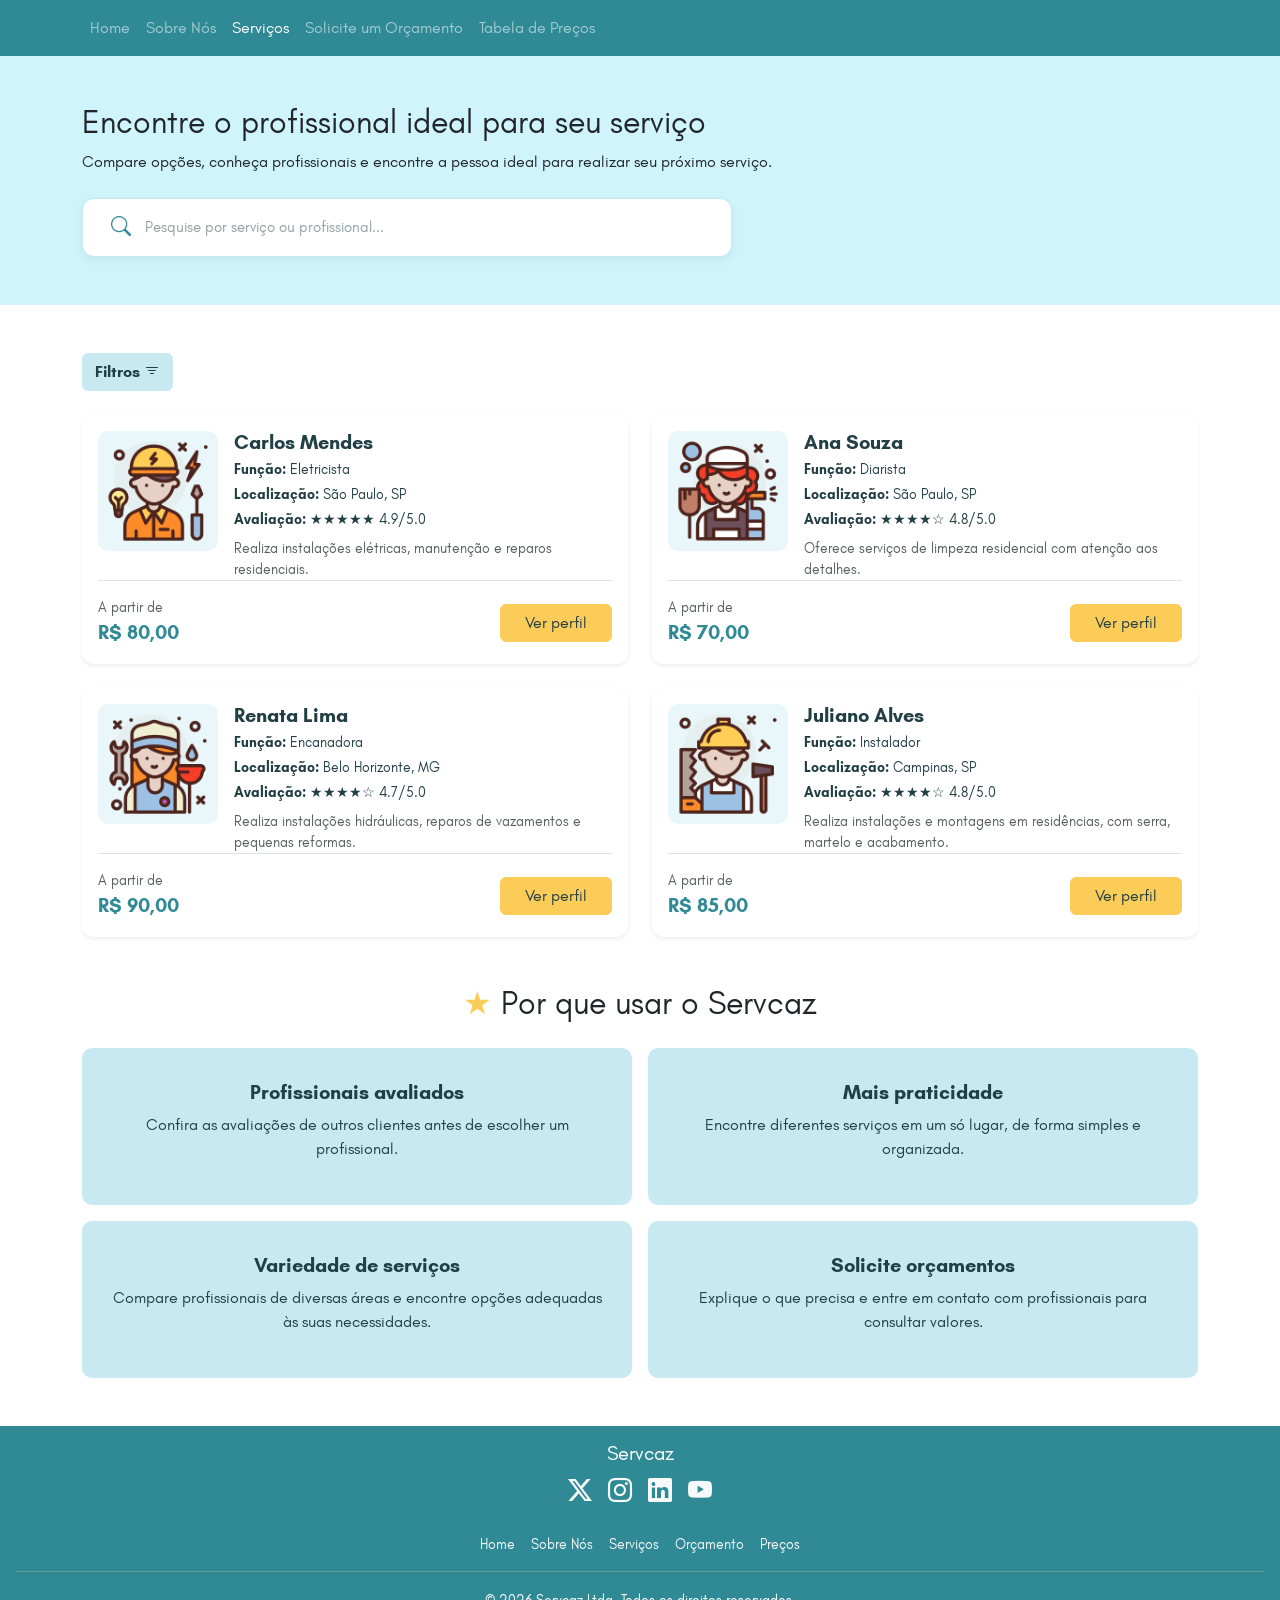
<file: servicos.html>
<!DOCTYPE html>
<html lang="pt-br">

<head>
    <meta charset="UTF-8">
    <meta name="viewport" content="width=device-width, initial-scale=1.0">
    <title>Serviços | Servcaz</title>
    <link href="lib/bootstrap/bootstrap.min.css" rel="stylesheet">
    <link href="lib/bootstrap-icons/bootstrap-icons.min.css" rel="stylesheet">
    <link rel="stylesheet" href="styles.css">
    <link href="lib/glacial-indifference/index.css" rel="stylesheet">
</head>

<body>

    <header>
        <nav class="navbar navbar-expand-sm navbar-dark bg-primary">
            <div class="container">
                <button type="button" class="navbar-toggler" data-bs-toggle="collapse" data-bs-target="#navbarMenu"
                    aria-controls="navbarMenu" aria-expanded="false" aria-label="Abrir menu">
                    <span class="navbar-toggler-icon"></span>
                </button>
                <div class="collapse navbar-collapse" id="navbarMenu">
                    <ul class="navbar-nav me-auto mb-2 mb-lg-0">
                        <li class="nav-item"><a href="index.html" class="nav-link">Home</a></li>
                        <li class="nav-item"><a href="sobrenos.html" class="nav-link text-nowrap">Sobre Nós</a></li>
                        <li class="nav-item"><a href="servicos.html" class="nav-link active"
                                aria-current="page">Serviços</a></li>
                        <li class="nav-item"><a href="orcamento.html" class="nav-link text-nowrap">Solicite um
                                Orçamento</a></li>
                        <li class="nav-item"><a href="precos.html" class="nav-link text-nowrap">Tabela de Preços</a>
                        </li>
                    </ul>
                </div>
            </div>
        </nav>
    </header>

    <main>
        <!-- Banner e Busca -->
        <section class="container-fluid bg-info-subtle py-5">
            <div class="container">
                <h2>Encontre o profissional ideal para seu serviço</h2>
                <p class="mb-4">
                    Compare opções, conheça profissionais e encontre a pessoa ideal
                    para realizar seu próximo serviço.
                </p>

                <div class="card-busca">
                    <i class="bi bi-search" aria-hidden="true"></i>
                    <input type="search" id="campoBusca" placeholder="Pesquise por serviço ou profissional..."
                        aria-label="Pesquisar serviços ou profissionais">
                </div>
            </div>
        </section>

        <!-- Filtros e Listagem de Profissionais -->
        <div class="container my-5">
            <button class="btn btn-secondary fw-semibold" type="button" data-bs-toggle="collapse"
                data-bs-target="#filtrosCollapse" aria-expanded="false" aria-controls="filtrosCollapse">
                Filtros <i class="bi bi-filter" aria-hidden="true"></i>
            </button>

            <aside class="collapse mt-3" id="filtrosCollapse">
                <form class="container-categorias d-flex flex-column flex-lg-row align-items-lg-start justify-content-between gap-4">

                    <!-- Categorias -->
                    <fieldset class="border-0 p-0 m-0">
                        <legend class="h5 fw-bold mb-3"><i class="bi bi-folder2-open me-1"></i> Categorias</legend>
                        <div class="row row-cols-1 row-cols-sm-2 row-cols-xl-4 g-2" id="filtroCategorias">
                            <div class="col"><button type="button" class="card-categoria text-center w-100" data-categoria="limpeza">Limpeza</button></div>
                            <div class="col"><button type="button" class="card-categoria text-center w-100" data-categoria="construcao">Construção</button></div>
                            <div class="col"><button type="button" class="card-categoria text-center w-100" data-categoria="jardinagem">Jardinagem</button></div>
                            <div class="col"><button type="button" class="card-categoria text-center w-100" data-categoria="instalacao">Instalação</button></div>
                        </div>
                    </fieldset>
                
                    <!-- Faixa de Preço -->
                    <hr class="m-0">
                    <fieldset class="border-0 p-0 m-0 border-lg-0">
                        <legend class="h5 fw-bold mb-3"><i class="bi bi-tags me-1"></i> Filtrar por preço</legend>
                        <div class="d-flex flex-column flex-sm-row gap-3">
                            <p class="m-0">
                                <label for="preco-min" class="form-label small mb-1">Preço mínimo</label>
                                <input type="number" class="form-control" id="preco-min" placeholder="R$ 0" min="0">
                            </p>
                            <p class="m-0">
                                <label for="preco-max" class="form-label small mb-1">Preço máximo</label>
                                <input type="number" class="form-control" id="preco-max" placeholder="R$ 200" min="0">
                            </p>
                        </div>
                    </fieldset>
                
                    <!-- Botão Aplicar -->
                    <p class="d-grid d-lg-block m-0 align-self-lg-center">
                        <button class="btn btn-primary px-4 py-2" id="btnAplicarFiltros" type="button">Aplicar filtros</button>
                    </p>
                </form>
            </aside>

            <!-- Grid de Profissionais -->
            <section class="mt-4">
                <div class="row row-cols-1 row-cols-lg-2 g-4" id="listaProfissionais">
                    
                    <!-- Card 1 -->
                    <article class="col" data-categoria="instalacao" data-preco="80">
                        <div class="card card-profissional h-100 border-0 shadow-sm p-3">
                            <div class="d-flex flex-column flex-sm-row gap-3 align-items-center align-items-sm-start">
                                <img src="imagens/eletricista.png" alt="Eletricista Carlos Mendes" class="foto-profissional">
                                <div class="flex-grow-1">
                                    <h3 class="h5 fw-bold mb-1">Carlos Mendes</h3>
                                    <p class="mb-1 small"><strong>Função:</strong> Eletricista</p>
                                    <p class="mb-1 small"><strong>Localização:</strong> São Paulo, SP</p>
                                    <p class="mb-2 small"><strong>Avaliação:</strong> ★★★★★ 4.9/5.0</p>
                                    <p class="text-muted small mb-0">
                                        Realiza instalações elétricas, manutenção e reparos residenciais.
                                    </p>
                                </div>
                            </div>
                            <div class="d-flex flex-wrap justify-content-between align-items-center mt-auto pt-3 border-top gap-2">
                                <div>
                                    <span class="small text-muted d-block">A partir de</span>
                                    <strong class="fs-5 preco-destaque">R$ 80,00</strong>
                                </div>
                                <a href="orcamento.html" class="btn btn-primary px-4">Ver perfil</a>
                            </div>
                        </div>
                    </article>

                    <!-- Card 2 -->
                    <article class="col" data-categoria="limpeza" data-preco="70">
                        <div class="card card-profissional h-100 border-0 shadow-sm p-3">
                            <div class="d-flex flex-column flex-sm-row gap-3 align-items-center align-items-sm-start">
                                <img src="imagens/faxineira.png" alt="Diarista Ana Souza" class="foto-profissional">
                                <div class="flex-grow-1">
                                    <h3 class="h5 fw-bold mb-1">Ana Souza</h3>
                                    <p class="mb-1 small"><strong>Função:</strong> Diarista</p>
                                    <p class="mb-1 small"><strong>Localização:</strong> São Paulo, SP</p>
                                    <p class="mb-2 small"><strong>Avaliação:</strong> ★★★★☆ 4.8/5.0</p>
                                    <p class="text-muted small mb-0">
                                        Oferece serviços de limpeza residencial com atenção aos detalhes.
                                    </p>
                                </div>
                            </div>
                            <div class="d-flex flex-wrap justify-content-between align-items-center mt-auto pt-3 border-top gap-2">
                                <div>
                                    <span class="small text-muted d-block">A partir de</span>
                                    <strong class="fs-5 preco-destaque">R$ 70,00</strong>
                                </div>
                                <a href="orcamento.html" class="btn btn-primary px-4">Ver perfil</a>
                            </div>
                        </div>
                    </article>

                    <!-- Card 3 -->
                    <article class="col" data-categoria="construcao" data-preco="90">
                        <div class="card card-profissional h-100 border-0 shadow-sm p-3">
                            <div class="d-flex flex-column flex-sm-row gap-3 align-items-center align-items-sm-start">
                                <img src="imagens/encanador.png" alt="Encanadora Renata Lima" class="foto-profissional">
                                <div class="flex-grow-1">
                                    <h3 class="h5 fw-bold mb-1">Renata Lima</h3>
                                    <p class="mb-1 small"><strong>Função:</strong> Encanadora</p>
                                    <p class="mb-1 small"><strong>Localização:</strong> Belo Horizonte, MG</p>
                                    <p class="mb-2 small"><strong>Avaliação:</strong> ★★★★☆ 4.7/5.0</p>
                                    <p class="text-muted small mb-0">
                                        Realiza instalações hidráulicas, reparos de vazamentos e pequenas reformas.
                                    </p>
                                </div>
                            </div>
                            <div class="d-flex flex-wrap justify-content-between align-items-center mt-auto pt-3 border-top gap-2">
                                <div>
                                    <span class="small text-muted d-block">A partir de</span>
                                    <strong class="fs-5 preco-destaque">R$ 90,00</strong>
                                </div>
                                <a href="orcamento.html" class="btn btn-primary px-4">Ver perfil</a>
                            </div>
                        </div>
                    </article>

                    <!-- Card 4 -->
                    <article class="col" data-categoria="instalacao" data-preco="85">
                        <div class="card card-profissional h-100 border-0 shadow-sm p-3">
                            <div class="d-flex flex-column flex-sm-row gap-3 align-items-center align-items-sm-start">
                                <img src="imagens/lenhador.png" alt="Instalador Juliano Alves" class="foto-profissional">
                                <div class="flex-grow-1">
                                    <h3 class="h5 fw-bold mb-1">Juliano Alves</h3>
                                    <p class="mb-1 small"><strong>Função:</strong> Instalador</p>
                                    <p class="mb-1 small"><strong>Localização:</strong> Campinas, SP</p>
                                    <p class="mb-2 small"><strong>Avaliação:</strong> ★★★★☆ 4.8/5.0</p>
                                    <p class="text-muted small mb-0">
                                        Realiza instalações e montagens em residências, com serra, martelo e acabamento.
                                    </p>
                                </div>
                            </div>
                            <div class="d-flex flex-wrap justify-content-between align-items-center mt-auto pt-3 border-top gap-2">
                                <div>
                                    <span class="small text-muted d-block">A partir de</span>
                                    <strong class="fs-5 preco-destaque">R$ 85,00</strong>
                                </div>
                                <a href="orcamento.html" class="btn btn-primary px-4">Ver perfil</a>
                            </div>
                        </div>
                    </article>
                </div>
                <p id="semResultados" class="text-center text-muted my-4" hidden>
                    Nenhum profissional encontrado com os filtros selecionados.
                </p>
            </section>
        </div>

        <!-- Benefícios -->
        <section class="container mb-5 text-center">
            <h2 class="mb-4">Por que usar o Servcaz</h2>
            <div class="row row-cols-1 row-cols-md-2 g-3">
                <div class="col">
                    <div class="card-avaliacao h-100">
                        <h3 class="h5 fw-bold">Profissionais avaliados</h3>
                        <p class="mb-0">Confira as avaliações de outros clientes antes de escolher um profissional.</p>
                    </div>
                </div>
                <div class="col">
                    <div class="card-avaliacao h-100">
                        <h3 class="h5 fw-bold">Mais praticidade</h3>
                        <p class="mb-0">Encontre diferentes serviços em um só lugar, de forma simples e organizada.</p>
                    </div>
                </div>
                <div class="col">
                    <div class="card-avaliacao h-100">
                        <h3 class="h5 fw-bold">Variedade de serviços</h3>
                        <p class="mb-0">Compare profissionais de diversas áreas e encontre opções adequadas às suas necessidades.</p>
                    </div>
                </div>
                <div class="col">
                    <div class="card-avaliacao h-100">
                        <h3 class="h5 fw-bold">Solicite orçamentos</h3>
                        <p class="mb-0">Explique o que precisa e entre em contato com profissionais para consultar valores.</p>
                    </div>
                </div>
            </div>
        </section>
    </main>

    <!-- Rodapé -->
    <footer class="bg-primary text-white p-3 text-center">
        <div class="container text-center">
            <h5>Servcaz</h5>
            <div class="d-flex justify-content-center gap-3 mb-4 fs-4">
                <a class="link-light" href="#" aria-label="X (Twitter)"><i class="bi bi-twitter-x"
                        aria-hidden="true"></i></a>
                <a class="link-light" href="#" aria-label="Instagram"><i class="bi bi-instagram"
                        aria-hidden="true"></i></a>
                <a class="link-light" href="#" aria-label="LinkedIn"><i class="bi bi-linkedin"
                        aria-hidden="true"></i></a>
                <a class="link-light" href="#" aria-label="YouTube"><i class="bi bi-youtube" aria-hidden="true"></i></a>
            </div>
            <ul class="nav small mb-3 justify-content-center gap-3">
                <li class="nav-item"><a class="link-light text-decoration-none" href="index.html">Home</a></li>
                <li class="nav-item"><a class="link-light text-decoration-none" href="sobrenos.html">Sobre Nós</a></li>
                <li class="nav-item"><a class="link-light text-decoration-none" href="servicos.html">Serviços</a></li>
                <li class="nav-item"><a class="link-light text-decoration-none" href="orcamento.html">Orçamento</a></li>
                <li class="nav-item"><a class="link-light text-decoration-none" href="precos.html">Preços</a></li>
            </ul>
        </div>
        <hr>
        <span class="text-body-light small">&copy; 2026 Servcaz Ltda. Todos os direitos reservados.</span>
    </footer>

    <!-- Script JS Bootstrap -->
    <script src="lib/bootstrap/bootstrap.bundle.min.js"></script>

    <!-- Scripts do projeto (filtro e busca de serviços) -->
    <script src="scripts.js"></script>
</body>

</html>
</file>
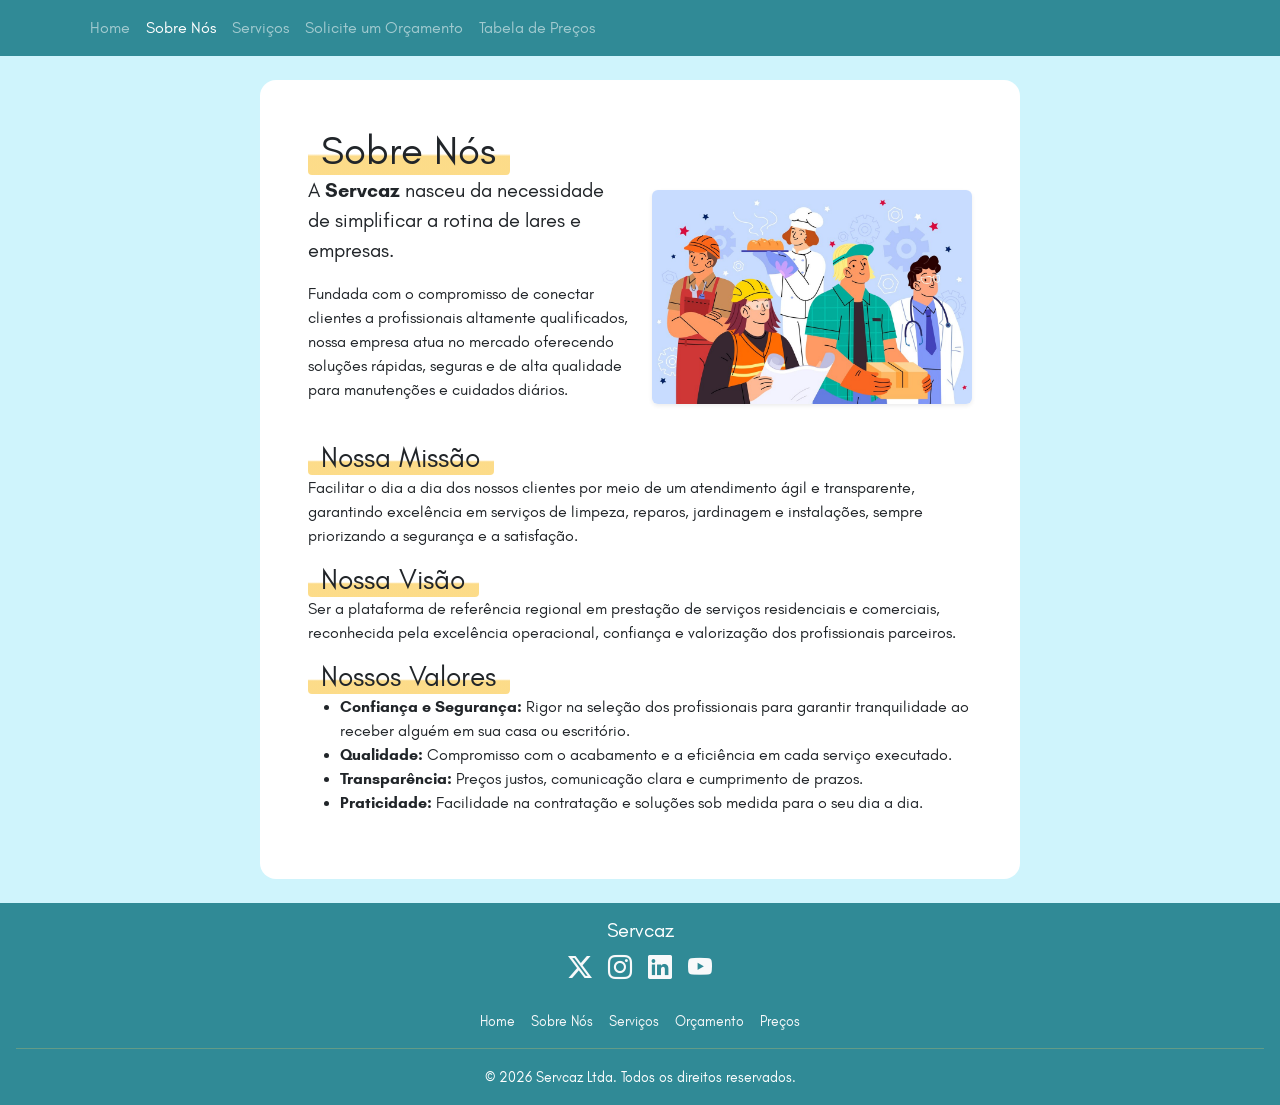
<file: sobrenos.html>
<!DOCTYPE html>
<html lang="pt-br">

<head>
    <meta charset="UTF-8">
    <meta name="viewport" content="width=device-width, initial-scale=1.0">
    <title>Sobre Nós | Servcaz</title>
    <link href="lib/bootstrap/bootstrap.min.css" rel="stylesheet">
    <link href="lib/bootstrap-icons/bootstrap-icons.min.css" rel="stylesheet">
    <link href="lib/glacial-indifference/index.css" rel="stylesheet">
    <link href="styles.css" rel="stylesheet">
</head>

<body>
    <!-- Navbar -->
    <header>
        <nav class="navbar navbar-expand-sm navbar-dark bg-primary">
            <div class="container">
                <button type="button" class="navbar-toggler" data-bs-toggle="collapse" data-bs-target="#navbarMenu"
                    aria-controls="navbarMenu" aria-expanded="false" aria-label="Abrir menu">
                    <span class="navbar-toggler-icon"></span>
                </button>
                <div class="collapse navbar-collapse" id="navbarMenu">
                    <ul class="navbar-nav me-auto mb-2 mb-lg-0">
                        <li class="nav-item"><a href="index.html" class="nav-link">Home</a></li>
                        <li class="nav-item"><a href="sobrenos.html" class="nav-link text-nowrap active">Sobre Nós</a>
                        </li>
                        <li class="nav-item"><a href="servicos.html" class="nav-link">Serviços</a></li>
                        <li class="nav-item"><a href="orcamento.html" class="nav-link text-nowrap">Solicite um
                                Orçamento</a></li>
                        <li class="nav-item"><a href="precos.html" class="nav-link text-nowrap"
                                aria-current="page">Tabela de Preços</a></li>
                    </ul>
                </div>
            </div>
        </nav>
    </header>

    <main class="bg-info-subtle">
        <div class="container py-4">
            <div class="row justify-content-center">
                <article class="col-lg-8 bg-body  p-5 rounded-4">

                    <h1 class="marcatexto mb-4">Sobre Nós</h1>

                    <!-- Usamos uma row interna para separar imagem e texto lado a lado -->
                    <section class="row align-items-center mb-4">
                        <figure class="col-md-6 order-md-2 mb-4 mb-md-0 text-center">
                            <!-- Imagem na coluna da direita em telas médias+ -->
                            <img src="imagens/ilustracaoTrabalhadoresjpg.jpg" class="img-fluid rounded shadow-sm"
                                alt="Ilustração de limpeza e serviços">
                        </figure>
                        <div class="col-md-6 order-md-1">
                            <!-- Texto na coluna da esquerda -->
                            <p class="lead">A <strong>Servcaz</strong> nasceu da necessidade de simplificar a rotina de
                                lares e empresas.</p>
                            <p>Fundada com o compromisso de conectar clientes a profissionais altamente qualificados,
                                nossa empresa atua no mercado oferecendo soluções rápidas, seguras e de alta qualidade
                                para manutenções e cuidados diários.</p>
                        </div>
                    </section>

                    <!-- Demais seções continuam normalmente abaixo -->
                    <section>
                        <h3 class="marcatexto mt-4">Nossa Missão</h3>
                        <p>Facilitar o dia a dia dos nossos clientes por meio de um atendimento ágil e transparente,
                            garantindo excelência em serviços de limpeza, reparos, jardinagem e instalações, sempre
                            priorizando a segurança e a satisfação.</p>
                    </section>

                    <section>
                        <h3 class="marcatexto mt-4">Nossa Visão</h3>
                        <p>Ser a plataforma de referência regional em prestação de serviços residenciais e comerciais,
                            reconhecida pela excelência operacional, confiança e valorização dos profissionais
                            parceiros.
                        </p>
                    </section>

                    <section>
                        <h3 class="marcatexto mt-4">Nossos Valores</h3>
                        <ul>
                            <li><strong>Confiança e Segurança:</strong> Rigor na seleção dos profissionais para garantir
                                tranquilidade ao receber alguém em sua casa ou escritório.</li>
                            <li><strong>Qualidade:</strong> Compromisso com o acabamento e a eficiência em cada serviço
                                executado.</li>
                            <li><strong>Transparência:</strong> Preços justos, comunicação clara e cumprimento de prazos.
                            </li>
                            <li><strong>Praticidade:</strong> Facilidade na contratação e soluções sob medida para o seu dia
                                a dia.</li>
                        </ul>
                    </section>

                </article>
            </div>
        </div>
    </main>

    <!-- Rodapé -->
    <footer class="bg-primary text-white p-3 text-center">
        <div class="container text-center">
            <h5>Servcaz</h5>
            <div class="d-flex justify-content-center gap-3 mb-4 fs-4">
                <a class="link-light" href="#" aria-label="X (Twitter)"><i class="bi bi-twitter-x"
                        aria-hidden="true"></i></a>
                <a class="link-light" href="#" aria-label="Instagram"><i class="bi bi-instagram"
                        aria-hidden="true"></i></a>
                <a class="link-light" href="#" aria-label="LinkedIn"><i class="bi bi-linkedin"
                        aria-hidden="true"></i></a>
                <a class="link-light" href="#" aria-label="YouTube"><i class="bi bi-youtube" aria-hidden="true"></i></a>
            </div>
            <ul class="nav small mb-3 justify-content-center gap-3">
                <li class="nav-item"><a class="link-light text-decoration-none" href="index.html">Home</a></li>
                <li class="nav-item"><a class="link-light text-decoration-none" href="sobrenos.html">Sobre Nós</a></li>
                <li class="nav-item"><a class="link-light text-decoration-none" href="servicos.html">Serviços</a></li>
                <li class="nav-item"><a class="link-light text-decoration-none" href="orcamento.html">Orçamento</a></li>
                <li class="nav-item"><a class="link-light text-decoration-none" href="precos.html">Preços</a></li>
            </ul>
        </div>
        <hr>
        <span class="text-body-light small">&copy; 2026 Servcaz Ltda. Todos os direitos reservados.</span>
    </footer>

    <!-- Script JS Bootstrap -->
    <script src="lib/bootstrap/bootstrap.bundle.min.js"></script>
</body>

</html>
</file>
<file: lib/glacial-indifference/index.css>
/* glacial-indifference-400normal - latin */
@font-face {
  font-family: 'Glacial Indifference';
  font-style: normal;
  font-display: swap;
  font-weight: 400;
  src:
    local('Glacial Indifference Regular normal'),
    local('Glacial Indifference-Regularnormal'),
    url('./files/glacial-indifference-400.woff2') format('woff2'), /* Super Modern Browsers */
    url('./files/glacial-indifference-400.woff') format('woff'); /* Modern Browsers */
}

/* glacial-indifference-400italic - latin */
@font-face {
  font-family: 'Glacial Indifference';
  font-style: italic;
  font-display: swap;
  font-weight: 400;
  src:
    local('Glacial Indifference Regular italic'),
    local('Glacial Indifference-Regularitalic'),
    url('./files/glacial-indifference-400italic.woff2') format('woff2'), /* Super Modern Browsers */
    url('./files/glacial-indifference-400italic.woff') format('woff'); /* Modern Browsers */
}

/* glacial-indifference-700normal - latin */
@font-face {
  font-family: 'Glacial Indifference';
  font-style: normal;
  font-display: swap;
  font-weight: 700;
  src:
    local('Glacial Indifference Bold normal'),
    local('Glacial Indifference-Boldnormal'),
    url('./files/glacial-indifference-700.woff2') format('woff2'), /* Super Modern Browsers */
    url('./files/glacial-indifference-700.woff') format('woff'); /* Modern Browsers */
}
</file>
<file: styles.css>
:root {
    --bs-body-font-family: "Glacial Indifference", sans-serif, -apple-system, "Segoe UI", Roboto;
    color: #223f45;
}

hr {
    color: #fbcc58;
}

strong {
    font-weight: 600;
}

/* Altera o estilo padrão do bootstrap */
.bg-primary {
    background-color: #308a96 !important;
}

.btn-primary {
    --bs-btn-color: #223f45;
    --bs-btn-bg: #fbcc58;
    --bs-btn-border-color: #fbcc58;
    --bs-btn-hover-color: #fff;
    --bs-btn-hover-bg: #308a96;
    --bs-btn-hover-border-color: #308a96;
    --bs-btn-focus-shadow-rgb: 49, 132, 253;
    --bs-btn-active-color: #fff;
    --bs-btn-active-bg: #308a96;
    --bs-btn-active-border-color: #308a96;
    --bs-btn-disabled-color: #fff;
    --bs-btn-disabled-bg: #fbcc58;
    --bs-btn-disabled-border-color: #fbcc58;
}

.btn-secondary {
    --bs-btn-color: #223f45;
    --bs-btn-bg: #c8e9f2;
    --bs-btn-border-color: #c8e9f2;
    --bs-btn-hover-color: #223f45;
    --bs-btn-hover-bg: #b3dfeb;
    --bs-btn-hover-border-color: #b3dfeb;
    --bs-btn-active-color: #223f45;
    --bs-btn-active-bg: #a9d6e2;
    --bs-btn-active-border-color: #a9d6e2;
    --bs-btn-disabled-color: #223f45;
    --bs-btn-disabled-bg: #c8e9f2;
    --bs-btn-disabled-border-color: #c8e9f2;
}

.btn-outline-primary {
    --bs-btn-color: #308a96;
    --bs-btn-border-color: #308a96;
    --bs-btn-hover-bg: #308a96;
    --bs-btn-hover-border-color: #308a96;
    --bs-btn-active-bg: #308a96;
    --bs-btn-active-border-color: #308a96;
    --bs-btn-disabled-color: #308a96;
    --bs-btn-disabled-border-color: #308a96;
}

.table-primary {
    --bs-table-bg: #308a962e;
}

.form-check-input:checked {
    background-color: #308a96;
    border-color: #308a96;
}

/* Transição para botões da seção inicial da homepage */
.btn-home {
    transition: all 300ms cubic-bezier(.23, 1, 0.32, 1);
}

.btn-home:hover {
    box-shadow: rgba(0, 0, 0, 0.25) 0 8px 15px;
    transform: translateY(-2px);
}

/* Card de serviços da homepage */
.card-servico .card {
    background-color: #1c5056;
}

.card-servico:hover {
    transform: scale(1.05);
    transition: linear 300ms;
}

.card-servico .card-img {
    height: 100%;
    object-fit: cover;
    opacity: 0.4;
}

@media only screen and (min-width: 576px) and (max-width: 992px) {
    .card-img-overlay > .card-text {
        display: none;
    }
}

@media only screen and (max-width: 430px) {
    .card-img-overlay > .card-text {
        display: none;
    }
}

/* Vídeo da homepage */
.video-home {
    max-width: 700px;
}

/* Define a cor e posição do marcador de details no F.A.Q. */
.faq summary {
    list-style-position: outside;
    margin-left: 6%;
    -webkit-user-select: none;
    user-select: none;
}

.faq summary::marker {
    color: #308a96;
}

/* Títulos da página Sobre Nós */
.marcatexto {
    background: linear-gradient(180deg, transparent 55%, #fbcd58b4 60%);
    border-radius: 4px;
    display: inline;
    width: fit-content;
    padding: 0 2%;
}

/* Filtro por categoria na tabela de preços */
#filtroLimpeza:checked ~ .categoria:not(#limpeza),
#filtroConsertos:checked ~ .categoria:not(#consertos),
#filtroJardinagem:checked ~ .categoria:not(#jardinagem),
#filtroInstalacao:checked ~ .categoria:not(#instalacao) {
    display: none;
}

/* Muda a cor do botão do filtro quando selecionado */
#filtroTodos:checked ~ section .filtro label[for="filtroTodos"],
#filtroLimpeza:checked ~ section .filtro label[for="filtroLimpeza"],
#filtroConsertos:checked ~ section .filtro label[for="filtroConsertos"],
#filtroJardinagem:checked ~ section .filtro label[for="filtroJardinagem"],
#filtroInstalacao:checked ~ section .filtro label[for="filtroInstalacao"] {
    background-color: #308a96;
    color: #fff;
    border-color: #308a96;
}

/* Adiciona asterisco vermelho nos labels de campos obrigatórios */
label:has(+ input[required]),
label:has(+ select[required]),
label:has(+ textarea[required]) {
    position: relative;
}

label:has(+ input[required])::after,
label:has(+ select[required])::after,
label:has(+ textarea[required])::after {
    content: " *";
    color: #dc3545;
    font-weight: bold;
}

/* Se o checkbox #termos NÃO estiver marcado, desabilita o botão de envio */
form:has(#termos:not(:checked)) button[type="submit"] {
    opacity: 0.65;
    pointer-events: none;
    cursor: not-allowed;
}

/* ================= PÁGINA DE SERVIÇOS ================= */

/* Barra de busca */
.card-busca {
    display: flex;
    align-items: center;
    gap: 2%;
    width: 90%;
    max-width: 650px;
    padding: 1.2% 2.5%;
    background-color: #fff;
    border: 1px solid #c8e9f2;
    border-radius: 12px;
    box-shadow: 0 3px 10px rgba(0, 0, 0, 0.06);
    transition: border-color 0.3s, box-shadow 0.3s;
}

.card-busca:focus-within {
    border-color: #308a96;
    box-shadow: 0 0 0 3px rgba(48, 138, 150, 0.2);
}

.card-busca i {
    color: #308a96;
    font-size: 1.25rem;
}

.card-busca input {
    width: 100%;
    border: none;
    outline: none;
    background: transparent;
    font-size: 0.95rem;
    color: #223f45;
}

.card-busca input::placeholder {
    color: #223f457e;
}

/* Barra de filtros */
.container-categorias {
    width: 100%;
    padding: 2.5%;
    background-color: #c8e9f2;
    border: 1px solid #a9d6e2;
    border-radius: 15px;
    color: #223f45;
}

.fieldset-categorias {
    min-width: 0;
}

.lista-categorias {
    display: grid;
    grid-template-columns: 1fr;
    gap: 0.6rem;
}

@media (min-width: 576px) {
    .lista-categorias {
        grid-template-columns: repeat(2, 1fr);
    }
}

@media (min-width: 992px) {
    .lista-categorias {
        display: flex;
        flex-wrap: wrap;
        gap: 0.6rem;
    }
}

.card-categoria {
    padding: 0.6rem 1.1rem;
    background-color: #f4fbfd;
    color: #223f45;
    border: 1px solid transparent;
    border-radius: 10px;
    font-size: 0.9rem;
    font-weight: 600;
    white-space: nowrap;
    text-align: center;
    transition: background-color 0.2s ease, border-color 0.2s ease, color 0.2s ease;
}

.card-categoria:hover {
    background-color: #fff;
    border-color: #fbcc58;
}

.card-categoria.ativo {
    background-color: #308a96;
    color: #fff;
    border-color: #308a96;
}

.card-categoria.ativo::after {
    content: " ✓";
    font-weight: bold;
}

.container-categorias .form-control {
    border-color: #a9d6e2;
    border-radius: 9px;
    font-size: 0.95rem;
}

.container-categorias .form-control:focus {
    border-color: #308a96;
    box-shadow: 0 0 0 0.2rem rgba(48, 138, 150, 0.25);
}

/* Cards dos profissionais */
.card-profissional {
    padding: 3%;
    border-radius: 12px;
    color: #223f45;
}

.foto-profissional {
    width: 120px;
    height: 120px;
    border-radius: 10px;
    object-fit: cover;
    background-color: #eaf7fa;
}

.preco-destaque {
    color: #308a96;
    font-size: 1.25rem;
}

/* Pseudoelemento (::before) decorativo no título da seção de benefícios */
main > section:last-of-type h2::before {
    content: "★ ";
    color: #fbcc58;
}

/* Cards de benefícios */
.card-avaliacao {
    padding: 6% 4%;
    margin-bottom: 2%;
    border-radius: 10px;
    background-color: #c8e9f2;
    color: #223f45;
    transition: transform 0.3s ease;
}

.card-avaliacao:hover {
    transform: translateY(-4px);
}
</file>
